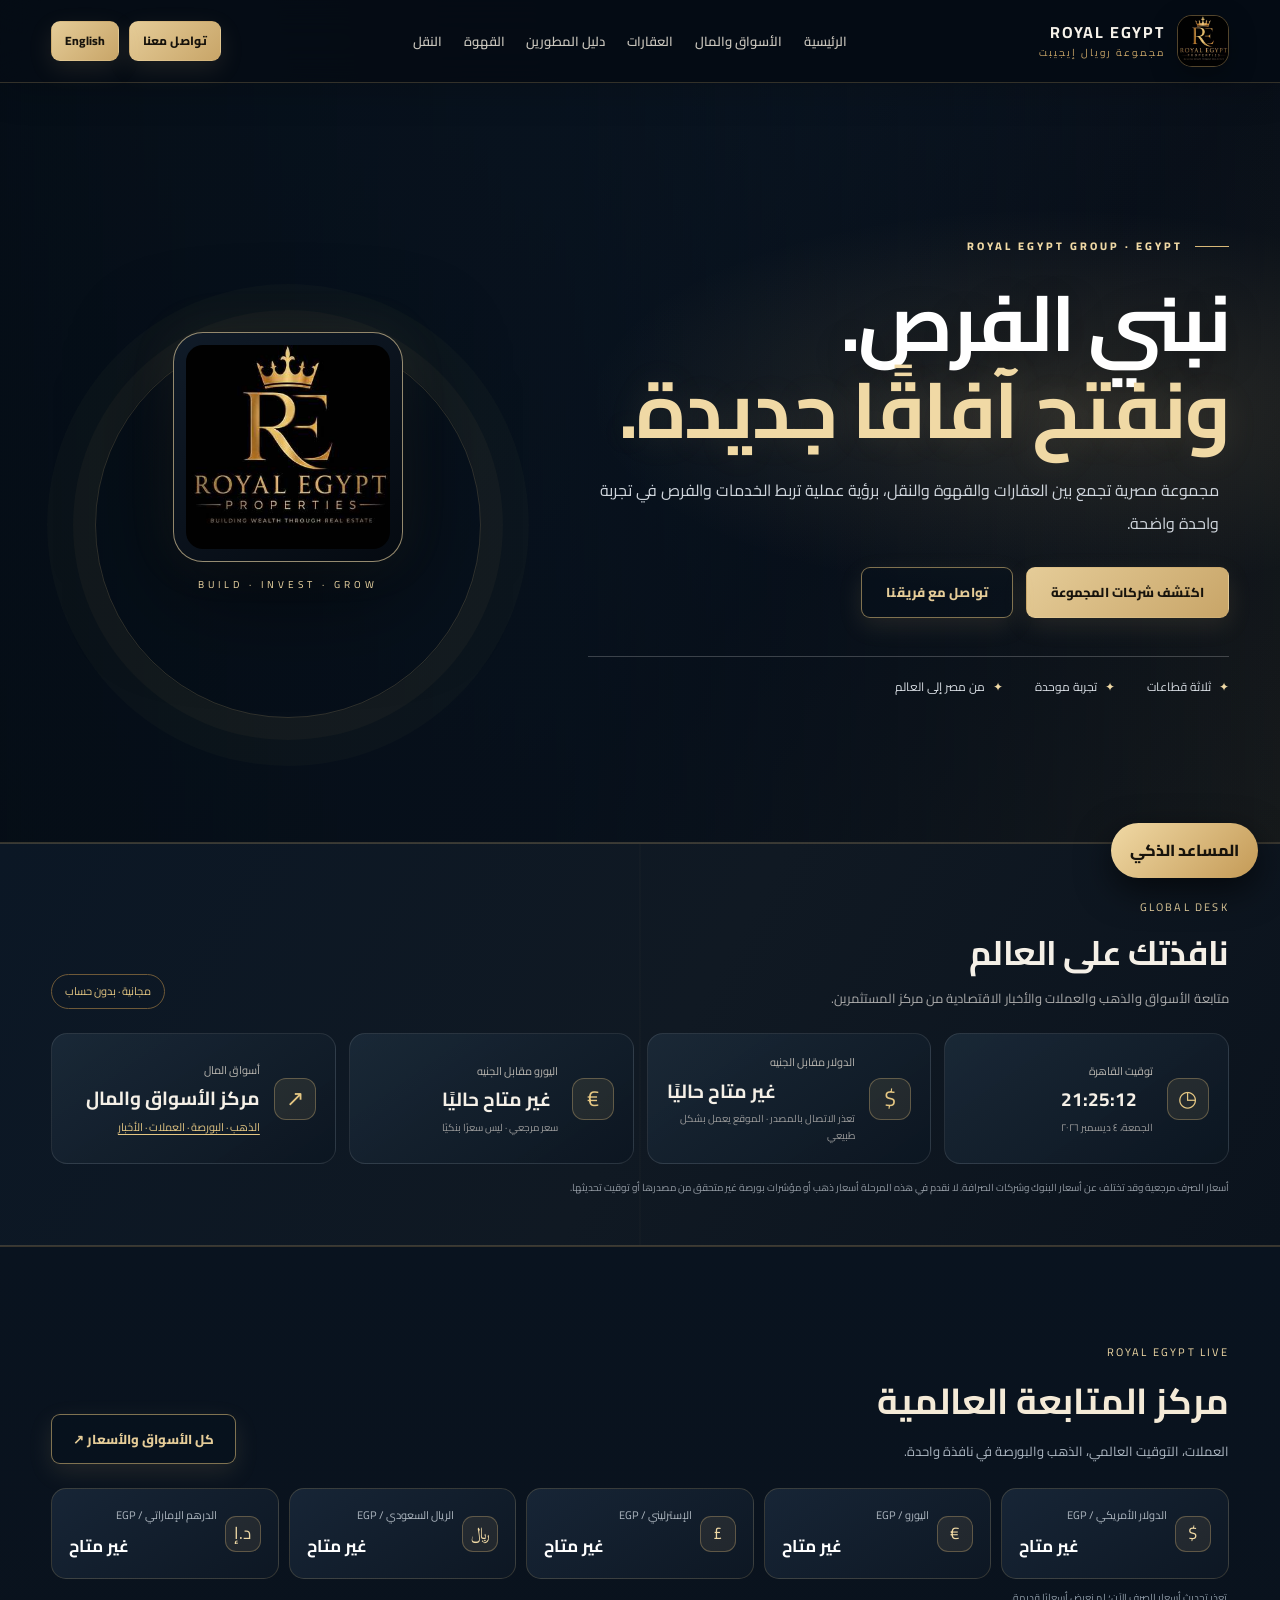
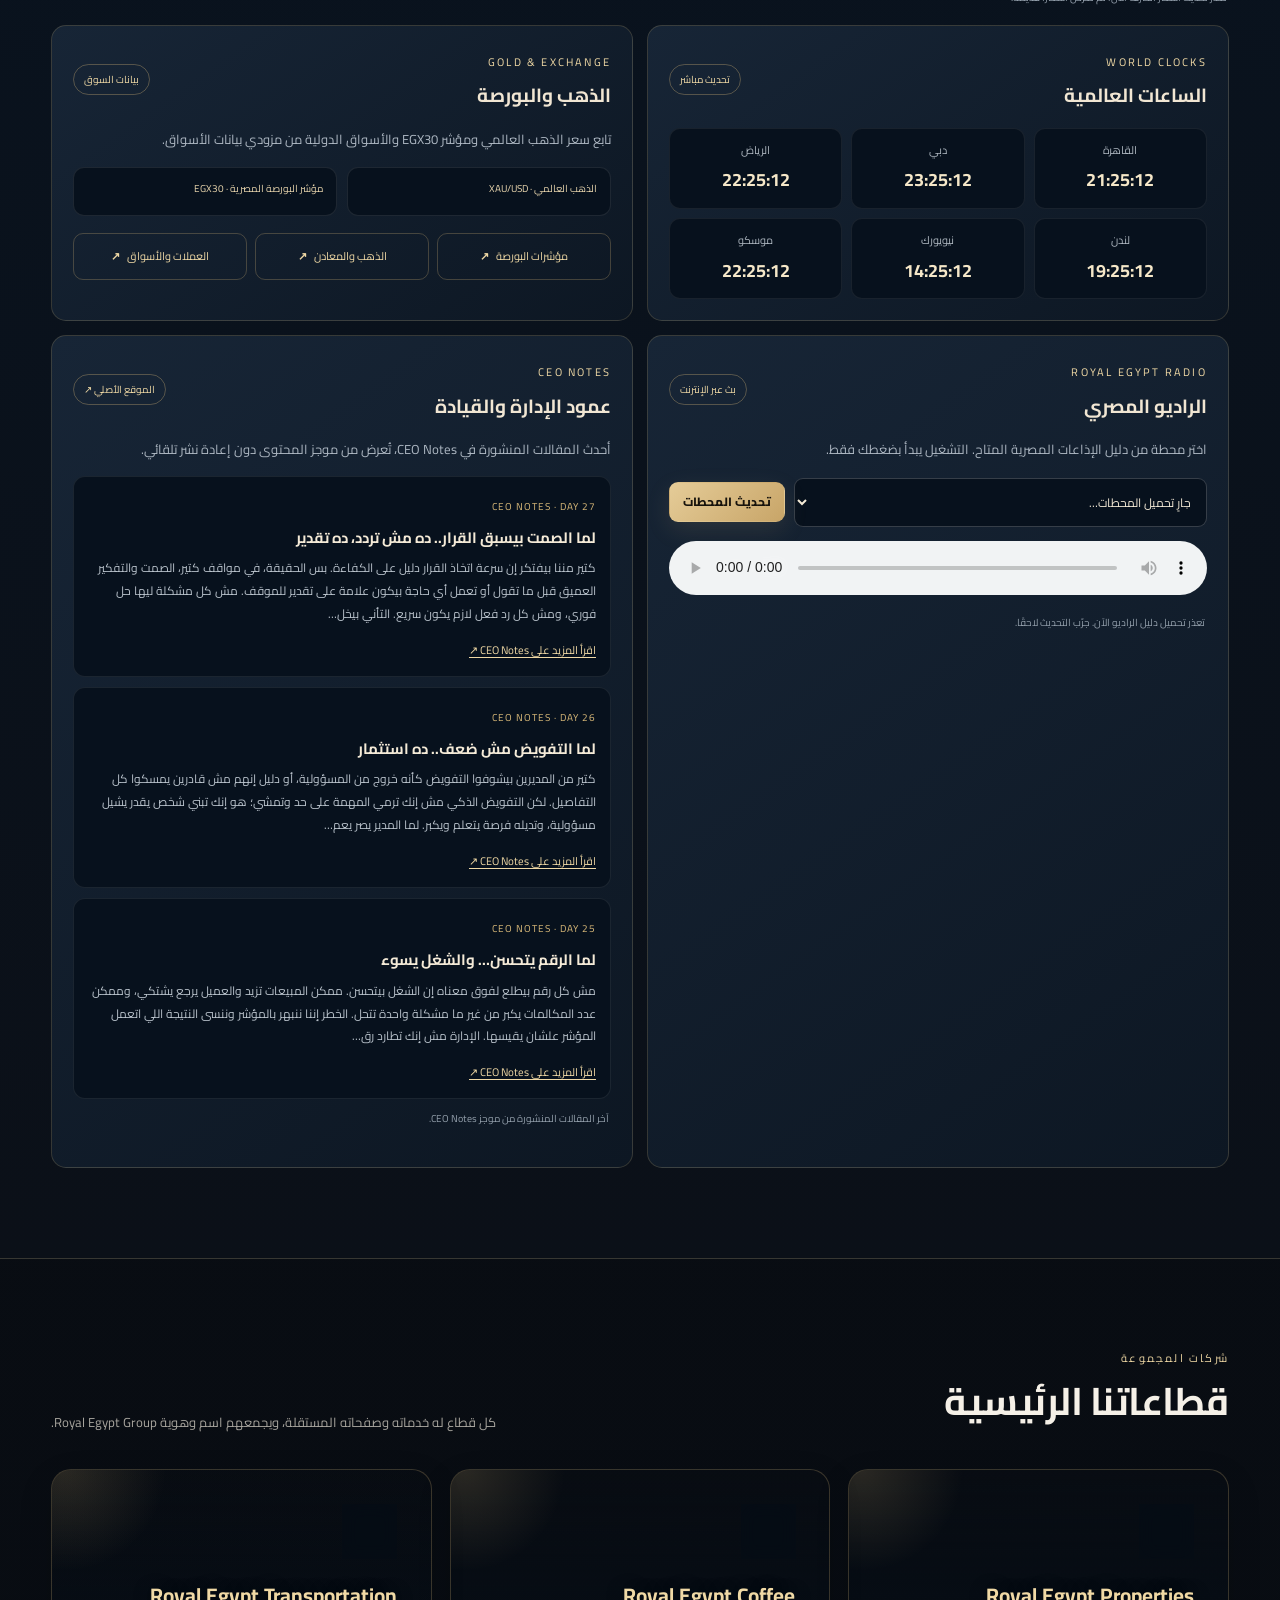
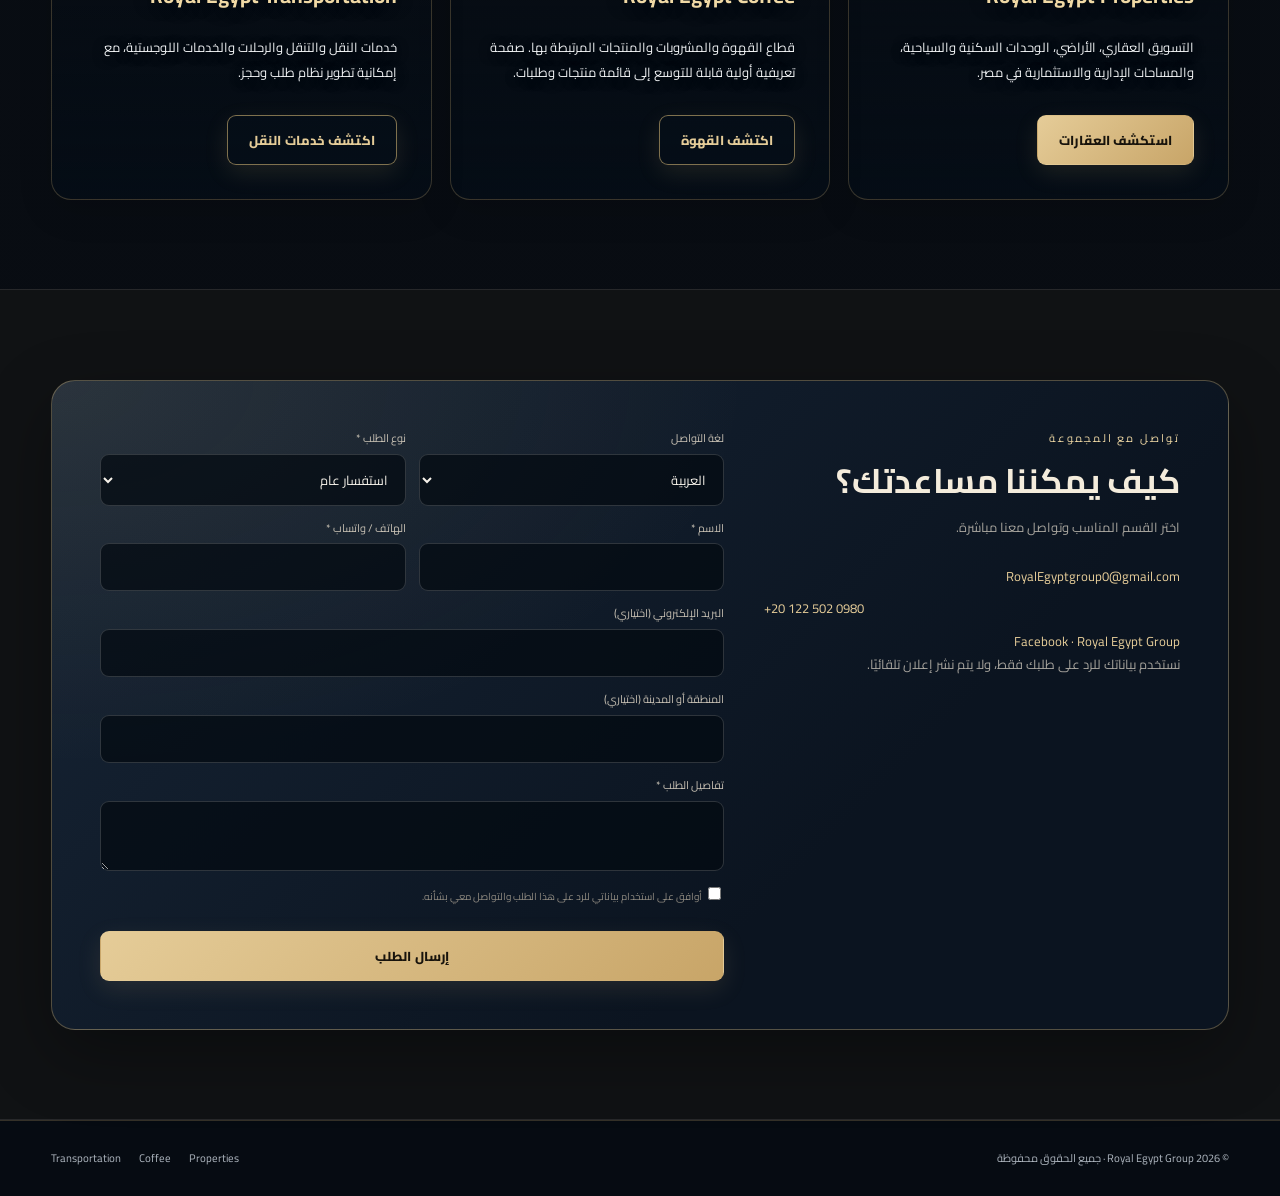
<file: index.html>
<!doctype html>
<html lang="ar" dir="rtl">
<head>
<meta name="google-site-verification" content="Xt-syCjVs8akROnzLH5kdMRfoiI6xeKZ_DUYiWwcZCg" />
<meta name="theme-color" content="#090a0b">
<title>Royal Egypt Group | مجموعة رويال إيجيبت</title>
<meta name="description" content="Royal Egypt Group — مجموعة خدمات تضم العقارات والقهوة والنقل في مصر.">
<link rel="canonical" href="https://royalegyptgroup-vy7.pages.dev/">
<meta property="og:url" content="https://royalegyptgroup-vy7.pages.dev/">
<link rel="icon" href="/royal-logo.jpg" type="image/jpeg">
<meta property="og:title" content="Royal Egypt Group"><meta property="og:description" content="One group. Multiple services. One trusted experience."><meta property="og:image" content="https://royalegyptgroup-vy7.pages.dev/royal-logo.jpg">
<link rel="stylesheet" href="/assets/royal.css"><link rel="stylesheet" href="/assets/brand-artwork.css">
<style>
.group-hero{padding:76px 0 64px;background:radial-gradient(ellipse at 50% 0%,#55401b 0%,#17130d 34%,#090a0b 76%);text-align:center}.group-hero .logo{width:116px;height:116px;object-fit:contain;border-radius:18px;margin:0 auto 22px}.group-hero h1{font-size:clamp(2.3rem,6vw,4.6rem);letter-spacing:.04em;margin:0;color:#e3c27b}.group-hero p{max-width:700px;margin:18px auto 0;color:#ddd;line-height:1.9}.division-grid{display:grid;grid-template-columns:repeat(3,minmax(0,1fr));gap:20px}.division{padding:30px;border:1px solid #4b402b;border-radius:18px;background:linear-gradient(145deg,#191919,#101010);min-height:245px;display:flex;flex-direction:column}.division .symbol{font-size:2.3rem;color:#d6b36a}.division h2{color:#e1c17b;margin:15px 0 8px}.division p{color:#c5c5c5;line-height:1.8;flex:1}.division .btn{align-self:flex-start}@media(max-width:760px){.division-grid{grid-template-columns:1fr}.group-hero{padding:52px 0}}

.group-hero-premium{position:relative;isolation:isolate;overflow:hidden;min-height:560px;display:flex;align-items:center;text-align:initial;padding:78px 0;background:#08111d url('/assets/group-hero.svg') center/cover no-repeat}
.group-hero-shade{position:absolute;inset:0;z-index:-1;background:linear-gradient(90deg,#07111feF 0%,#07111fd9 38%,#07111f40 100%),linear-gradient(0deg,#070d15b8,transparent 48%)}
.group-hero-content{display:grid;grid-template-columns:1.15fr .85fr;align-items:center;gap:50px}
.group-hero-copy{max-width:680px}.group-kicker{color:#e3c27b;letter-spacing:2.5px;font-size:11px;font-weight:800}
.group-hero-premium h1{font-size:clamp(2.6rem,6vw,5.4rem);line-height:1.18;letter-spacing:-1px;color:#fff;margin:22px 0}
.group-hero-premium h1 em{font-style:normal;color:#e5c783}
.group-hero-premium p{max-width:580px;color:#e0e3e7;font-size:16px;line-height:2}
.group-hero-premium .hero-actions{justify-content:flex-start;flex-wrap:wrap;margin-top:28px}
.group-proof{display:flex;gap:22px;flex-wrap:wrap;margin-top:35px;padding-top:20px;border-top:1px solid #ffffff35;color:#e5d5b5;font-size:12px}
.group-proof span:before{content:"✦";color:#d6b36a;margin-inline-end:8px}
.group-hero-mark{justify-self:center;display:grid;justify-items:center;gap:14px}
.group-hero-mark img{width:clamp(120px,17vw,220px);height:clamp(120px,17vw,220px);object-fit:contain;border-radius:24px;border:1px solid #d6b36a70;background:#070a0dcc;box-shadow:0 24px 80px #0008}
.group-hero-mark span{font-size:10px;letter-spacing:3px;color:#f0d69e}
.global-strip{padding:48px 0;background:#0d1219;border-block:1px solid #d6b36a35}
.global-strip-head{display:flex;align-items:end;justify-content:space-between;gap:20px;margin-bottom:24px}
.global-strip-head h2{font-size:clamp(24px,3vw,34px);margin:5px 0;color:#f3ead8}
.global-strip-head p{margin:0;color:#aaa;font-size:13px}
.free-note{border:1px solid #6e5938;color:#e5c783;padding:7px 13px;border-radius:30px;font-size:11px;white-space:nowrap}
.global-grid{display:grid;grid-template-columns:repeat(4,minmax(0,1fr));gap:13px}
.global-card{display:flex;align-items:center;gap:14px;padding:19px;border:1px solid #ffffff18;border-radius:14px;background:linear-gradient(145deg,#171e27,#10161e);min-width:0}
.global-icon{width:42px;height:42px;flex:0 0 42px;border-radius:12px;display:grid;place-items:center;background:#c8a56818;border:1px solid #c8a56855;color:#e5c783;font-size:22px}
.global-card div{display:grid;gap:3px;min-width:0}.global-card small{font-size:11px;color:#b9b6b0}.global-card strong{font-size:19px;color:#fff;direction:ltr;text-align:start;font-variant-numeric:tabular-nums}.global-card span:not(.global-icon){font-size:10px;color:#9b9b9b}
.global-card a{font-size:11px;color:#e5c783;text-decoration:underline;text-underline-offset:3px}
.global-disclaimer{margin:15px 0 0;color:#9299a2;font-size:10px;line-height:1.8}
@media(max-width:850px){.group-hero-content{grid-template-columns:1fr .5fr;gap:20px}.global-grid{grid-template-columns:repeat(2,minmax(0,1fr))}.group-hero-premium{min-height:500px}}
@media(max-width:600px){.group-hero-premium{padding:58px 0;background-position:58% center}.group-hero-shade{background:linear-gradient(90deg,#07111ff2,#07111fcf 72%,#07111f99)}.group-hero-content{grid-template-columns:1fr}.group-hero-mark{display:none}.group-hero-premium h1{font-size:clamp(2.4rem,11vw,3.5rem)}.group-hero-premium p{font-size:14px}.global-strip-head{align-items:flex-start;flex-direction:column}.global-grid{grid-template-columns:1fr 1fr;gap:8px}.global-card{padding:12px;gap:9px}.global-icon{width:34px;height:34px;flex-basis:34px}.global-card strong{font-size:15px}}

</style>
<link rel="stylesheet" href="/assets/premium-experience.css"><link rel="stylesheet" href="/assets/live-desk.css">
<!-- Cloudflare Web Analytics -->
<script type='module' src='https://static.cloudflareinsights.com/beacon.min.js' data-cf-beacon='{"token": "1a7fde740f104fd38d3b68bcf31b417a"}'></script>
<!-- End Cloudflare Web Analytics -->
</head>
<body>
<header class="site-header"><div class="wrap nav">
<a class="brand" href="/" aria-label="Royal Egypt Group"><img src="/royal-logo.jpg" alt="Royal Egypt Group logo"><span class="brand-copy"><strong>ROYAL EGYPT</strong><small>مجموعة رويال إيجيبت</small></span></a>
<nav class="nav-links"><a href="/" data-g-i="home">الرئيسية</a><a href="/markets" data-g-i="markets">الأسواق والمال</a><a href="/properties" data-g-i="properties">العقارات</a><a href="/developers" data-g-i="developers">دليل المطورين</a><a href="/coffee" data-g-i="coffee">القهوة</a><a href="/transportation" data-g-i="transport">النقل</a></nav>
<div class="nav-actions"><a class="btn btn-small" href="#contact" data-g-i="contact">تواصل معنا</a><button class="btn btn-small" id="groupLangBtn" type="button">English</button><button class="menu-btn" type="button" aria-label="فتح القائمة" aria-expanded="false">☰</button></div>
</div></header>
<main>
<section class="group-hero group-hero-premium"><div class="group-hero-shade"></div><div class="wrap group-hero-content"><div class="group-hero-copy"><span class="group-kicker">ROYAL EGYPT GROUP · EGYPT</span><h1><span data-g-i="hero">نبني الفرص.</span><br><em data-g-i="hero2">ونفتح آفاقًا جديدة.</em></h1><p data-g-i="intro">مجموعة مصرية تجمع بين العقارات والقهوة والنقل، برؤية عملية تربط الخدمات والفرص في تجربة واحدة واضحة.</p><div class="hero-actions"><a class="btn" href="#divisions" data-g-i="discover">اكتشف شركات المجموعة</a><a class="btn btn-outline" href="#contact" data-g-i="talk">تواصل مع فريقنا</a></div><div class="group-proof"><span data-g-i="sectors">ثلاثة قطاعات</span><span data-g-i="experience">تجربة موحدة</span><span data-g-i="world">من مصر إلى العالم</span></div></div><div class="group-hero-mark"><img src="/royal-logo.jpg" alt="الشعار الرسمي لمجموعة رويال إيجيبت" loading="eager"><span>BUILD · INVEST · GROW</span></div></div></section>
<section class="global-strip" aria-label="معلومات عالمية"><div class="wrap"><div class="global-strip-head"><div><span class="section-kicker">GLOBAL DESK</span><h2 data-g-i="global">نافذتك على العالم</h2><p data-g-i="globalDesc">متابعة الأسواق والذهب والعملات والأخبار الاقتصادية من مركز المستثمرين.</p></div><span class="free-note" data-g-i="free">مجانية · بدون حساب</span></div><div class="global-grid"><article class="global-card"><span class="global-icon">◷</span><div><small data-g-i="cairo">توقيت القاهرة</small><strong id="cairoClock">--:--:--</strong><span id="cairoDate">جارٍ التحميل</span></div></article><article class="global-card"><span class="global-icon">$</span><div><small data-g-i="usd">الدولار مقابل الجنيه</small><strong id="usdEgp">جارٍ التحديث</strong><span id="fxUpdated">سعر مرجعي · Frankfurter</span></div></article><article class="global-card"><span class="global-icon">€</span><div><small data-g-i="eur">اليورو مقابل الجنيه</small><strong id="eurEgp">جارٍ التحديث</strong><span>سعر مرجعي · ليس سعرًا بنكيًا</span></div></article><article class="global-card global-card-link"><span class="global-icon">↗</span><div><small>أسواق المال</small><strong data-g-i="marketCenter">مركز الأسواق والمال</strong><a href="/markets" data-g-i="marketLink">الذهب · البورصة · العملات · الأخبار</a></div></article></div><p class="global-disclaimer" id="market-note">أسعار الصرف مرجعية وقد تختلف عن أسعار البنوك وشركات الصرافة. لا نقدم في هذه المرحلة أسعار ذهب أو مؤشرات بورصة غير متحقق من مصدرها أو توقيت تحديثها.</p></div></section>

<section class="live-desk-section" id="live-desk">
 <div class="wrap">
  <div class="live-desk-heading"><div><span class="section-kicker">ROYAL EGYPT LIVE</span><h2>مركز المتابعة العالمية</h2><p>العملات، التوقيت العالمي، الذهب والبورصة في نافذة واحدة.</p></div><a class="btn btn-outline" href="/markets">كل الأسواق والأسعار ↗</a></div>
  <div class="live-fx-grid">
   <article class="live-data-card"><span class="live-data-icon">$</span><small>الدولار الأمريكي / EGP</small><strong id="liveUsdEgp">--</strong></article>
   <article class="live-data-card"><span class="live-data-icon">€</span><small>اليورو / EGP</small><strong id="liveEurEgp">--</strong></article>
   <article class="live-data-card"><span class="live-data-icon">£</span><small>الإسترليني / EGP</small><strong id="liveGbpEgp">--</strong></article>
   <article class="live-data-card"><span class="live-data-icon">﷼</span><small>الريال السعودي / EGP</small><strong id="liveSarEgp">--</strong></article>
   <article class="live-data-card"><span class="live-data-icon">د.إ</span><small>الدرهم الإماراتي / EGP</small><strong id="liveAedEgp">--</strong></article>
  </div>
  <p class="live-data-note" id="liveFxNote">جارٍ تحميل أسعار الصرف المرجعية…</p>
  <div class="live-subgrid">
   <article class="live-panel">
    <div class="live-panel-head"><div><span class="section-kicker">WORLD CLOCKS</span><h3>الساعات العالمية</h3></div><span class="live-chip">تحديث مباشر</span></div>
    <div class="live-clock-grid">
     <div><small>القاهرة</small><strong id="worldCairo">--:--:--</strong></div><div><small>دبي</small><strong id="worldDubai">--:--:--</strong></div><div><small>الرياض</small><strong id="worldRiyadh">--:--:--</strong></div><div><small>لندن</small><strong id="worldLondon">--:--:--</strong></div><div><small>نيويورك</small><strong id="worldNewYork">--:--:--</strong></div><div><small>موسكو</small><strong id="worldMoscow">--:--:--</strong></div>
    </div>
   </article>
   <article class="live-panel live-market-panel">
    <div class="live-panel-head"><div><span class="section-kicker">GOLD & EXCHANGE</span><h3>الذهب والبورصة</h3></div><span class="live-chip">بيانات السوق</span></div>
    <p>تابع سعر الذهب العالمي ومؤشر EGX30 والأسواق الدولية من مزودي بيانات الأسواق.</p>
    <div class="live-quote-grid">
 <div class="live-quote-box"><small>الذهب العالمي · XAU/USD</small><div class="tradingview-widget-container"><div class="tradingview-widget-container__widget"></div><script type="text/javascript" src="https://s3.tradingview.com/external-embedding/embed-widget-mini-symbol-overview.js" async>{"symbol":"OANDA:XAUUSD","width":"100%","height":"150","locale":"en","dateRange":"1D","colorTheme":"dark","isTransparent":true,"autosize":true,"chartOnly":false}</script></div></div>
 <div class="live-quote-box"><small>مؤشر البورصة المصرية · EGX30</small><div class="tradingview-widget-container"><div class="tradingview-widget-container__widget"></div><script type="text/javascript" src="https://s3.tradingview.com/external-embedding/embed-widget-mini-symbol-overview.js" async>{"symbol":"EGX:EGX30","width":"100%","height":"150","locale":"en","dateRange":"1D","colorTheme":"dark","isTransparent":true,"autosize":true,"chartOnly":false}</script></div></div>
 </div>
 <div class="live-market-links"><a href="/markets#indices">مؤشرات البورصة <b>↗</b></a><a href="/markets">الذهب والمعادن <b>↗</b></a><a href="/markets">العملات والأسواق <b>↗</b></a></div>
   </article>
  </div>
  <div class="live-subgrid live-media-grid">
   <article class="live-panel radio-panel">
    <div class="live-panel-head"><div><span class="section-kicker">ROYAL EGYPT RADIO</span><h3>الراديو المصري</h3></div><span class="live-chip">بث عبر الإنترنت</span></div>
    <p>اختر محطة من دليل الإذاعات المصرية المتاح. التشغيل يبدأ بضغطك فقط.</p>
    <div class="radio-controls"><select id="radioStations" aria-label="اختر محطة إذاعية"><option>جارٍ تحميل المحطات…</option></select><button class="btn btn-small" id="radioRefresh" type="button">تحديث المحطات</button></div>
    <audio id="radioAudio" controls preload="none" aria-label="مشغل الراديو"></audio>
    <p class="live-data-note" id="radioStatus" role="status">جارٍ الاتصال بدليل المحطات…</p>
   </article>
   <article class="live-panel ceo-notes-panel">
    <div class="live-panel-head"><div><span class="section-kicker">CEO NOTES</span><h3>عمود الإدارة والقيادة</h3></div><a class="live-chip" href="https://ceo-notes.pages.dev/" target="_blank" rel="noopener noreferrer">الموقع الأصلي ↗</a></div>
    <p>أحدث المقالات المنشورة في CEO Notes، تُعرض من موجز المحتوى دون إعادة نشر تلقائي.</p>
    <div id="ceoNotesFeed" class="ceo-notes-feed"><p>جارٍ تحميل أحدث المقالات…</p></div>
    <p class="live-data-note" id="ceoNotesStatus" role="status"></p>
   </article>
  </div>
 </div>
</section>
<section class="section" id="divisions"><div class="wrap"><div class="section-head"><div><div class="section-kicker" data-g-i="divisions">شركات المجموعة</div><h2 data-g-i="mainSectors">قطاعاتنا الرئيسية</h2></div><p>كل قطاع له خدماته وصفحاته المستقلة، ويجمعهم اسم وهوية Royal Egypt Group.</p></div>
<div class="division-grid">
<article class="division"><div class="symbol">⌂</div><h2>Royal Egypt Properties</h2><p data-g-i="propDesc">التسويق العقاري، الأراضي، الوحدات السكنية والسياحية، والمساحات الإدارية والاستثمارية في مصر.</p><a class="btn" href="/properties" data-g-i="exploreProp">استكشف العقارات</a></article>
<article class="division"><div class="symbol">☕</div><h2>Royal Egypt Coffee</h2><p data-g-i="coffeeDesc">قطاع القهوة والمشروبات والمنتجات المرتبطة بها. صفحة تعريفية أولية قابلة للتوسع إلى قائمة منتجات وطلبات.</p><a class="btn btn-outline" href="/coffee" data-g-i="exploreCoffee">اكتشف القهوة</a></article>
<article class="division"><div class="symbol">↗</div><h2>Royal Egypt Transportation</h2><p data-g-i="transportDesc">خدمات النقل والتنقل والرحلات والخدمات اللوجستية، مع إمكانية تطوير نظام طلب وحجز.</p><a class="btn btn-outline" href="/transportation" data-g-i="exploreTransport">اكتشف خدمات النقل</a></article>
</div></div></section>
<section class="section band" id="contact"><div class="wrap"><div class="contact-panel"><div><div class="section-kicker" data-g-i="contactGroup">تواصل مع المجموعة</div><h2 data-g-i="help">كيف يمكننا مساعدتك؟</h2><p data-g-i="choose">أرسل طلبك وسيراجعه فريق Royal Egypt Group.</p><div class="contact-meta"><a href="mailto:RoyalEgyptgroup0@gmail.com">RoyalEgyptgroup0@gmail.com</a><a href="https://wa.me/201225020980" dir="ltr">+20 122 502 0980</a><a href="https://www.facebook.com/share/1GQFFVQSBw/" target="_blank" rel="noopener noreferrer">Facebook · Royal Egypt Group</a></div><p class="form-note" data-contact-i18n="privacy">نستخدم بياناتك للرد على طلبك فقط، ولا يتم نشر إعلان تلقائيًا.</p></div><form id="groupContactForm" class="lead-form" autocomplete="on"><div class="field"><label for="contactLanguage" data-contact-i18n="languageLabel">لغة التواصل</label><select id="contactLanguage" name="language"><option value="ar">العربية</option><option value="en">English</option><option value="ru">Русский</option></select></div><div class="field"><label for="contactRequestType" data-contact-i18n="typeLabel">نوع الطلب *</label><select id="contactRequestType" name="request_type" required><option value="customer" data-contact-i18n="typeCustomer">استفسار عام</option><option value="opportunity" data-contact-i18n="typeOpportunity">أبحث عن عقار</option><option value="listing" data-contact-i18n="typeListing">أرغب في عرض عقار</option></select></div><div class="field"><label for="contactName" data-contact-i18n="nameLabel">الاسم *</label><input id="contactName" name="name" required maxlength="100" autocomplete="name"></div><div class="field"><label for="contactPhone" data-contact-i18n="phoneLabel">الهاتف / واتساب *</label><input id="contactPhone" name="phone" required maxlength="24" inputmode="tel" autocomplete="tel"></div><div class="field full"><label for="contactEmail" data-contact-i18n="emailLabel">البريد الإلكتروني (اختياري)</label><input id="contactEmail" name="email" type="email" maxlength="160" autocomplete="email"></div><div class="field full"><label for="contactLocation" data-contact-i18n="locationLabel">المنطقة أو المدينة (اختياري)</label><input id="contactLocation" name="location" maxlength="180"></div><div class="field full"><label for="contactDetails" data-contact-i18n="detailsLabel">تفاصيل الطلب *</label><textarea id="contactDetails" name="details" required maxlength="3000"></textarea></div><div class="field full" aria-hidden="true" style="position:absolute;left:-10000px;width:1px;height:1px;overflow:hidden"><label for="contactWebsite">Website</label><input id="contactWebsite" name="website" tabindex="-1" autocomplete="off"></div><label class="form-note"><input type="checkbox" name="consent" value="yes" required> <span data-contact-i18n="consent">أوافق على استخدام بياناتي للرد على هذا الطلب والتواصل معي بشأنه.</span></label><p class="form-note" id="groupContactStatus" role="status" aria-live="polite"></p><button class="btn" type="submit" data-contact-i18n="submit">إرسال الطلب</button></form></div></div></section>
</main>
<footer class="site-footer"><div class="wrap footer-row"><span>© <span id="year">2026</span> Royal Egypt Group · جميع الحقوق محفوظة</span><div class="footer-links"><a href="/properties">Properties</a><a href="/coffee">Coffee</a><a href="/transportation">Transportation</a></div></div></footer>
<script>document.getElementById('year').textContent=new Date().getFullYear()</script>
<script>const menuButton=document.querySelector(".menu-btn"),siteNav=document.querySelector(".nav-links");if(menuButton&&siteNav){menuButton.addEventListener("click",()=>{const open=siteNav.classList.toggle("open");menuButton.setAttribute("aria-expanded",String(open));});siteNav.querySelectorAll("a").forEach(link=>link.addEventListener("click",()=>{siteNav.classList.remove("open");menuButton.setAttribute("aria-expanded","false");}));}</script>
<script>
(()=>{"use strict";
const clock=document.getElementById("cairoClock"),date=document.getElementById("cairoDate");
const updateClock=()=>{const now=new Date();if(clock)clock.textContent=new Intl.DateTimeFormat("en-GB",{timeZone:"Africa/Cairo",hour:"2-digit",minute:"2-digit",second:"2-digit",hour12:false}).format(now);if(date)date.textContent=new Intl.DateTimeFormat("ar-EG",{timeZone:"Africa/Cairo",weekday:"long",day:"numeric",month:"long",year:"numeric"}).format(now)};
updateClock();setInterval(updateClock,1000);
const usd=document.getElementById("usdEgp"),eur=document.getElementById("eurEgp"),updated=document.getElementById("fxUpdated");
const loadRates=async()=>{try{const response=await fetch("https://api.frankfurter.dev/v1/latest?base=USD&symbols=EGP,EUR",{headers:{Accept:"application/json"},cache:"no-store"});if(!response.ok)throw new Error("rate service unavailable");const data=await response.json();const usdValue=data.rates?.EGP;if(!usdValue)throw new Error("EGP rate missing");if(usd)usd.textContent="1 USD = "+Number(usdValue).toFixed(2)+" EGP";if(eur){const eurValue=data.rates?.EUR;if(eurValue)eur.textContent="1 EUR = "+(Number(usdValue)/Number(eurValue)).toFixed(2)+" EGP";else eur.textContent="غير متاح"}if(updated)updated.textContent="آخر تاريخ متاح: "+(data.date||"غير محدد")+" · سعر مرجعي"}catch(error){if(usd)usd.textContent="غير متاح حاليًا";if(eur)eur.textContent="غير متاح حاليًا";if(updated)updated.textContent="تعذر الاتصال بالمصدر · الموقع يعمل بشكل طبيعي"}};
loadRates();
})();
</script>
<script src="/assets/live-desk.js" defer></script><script src="/assets/group-languages.js" defer></script><script src="/assets/site-enhancements.js" defer></script><script src="/assets/contact-intake.js" defer></script></body></html>
</file>
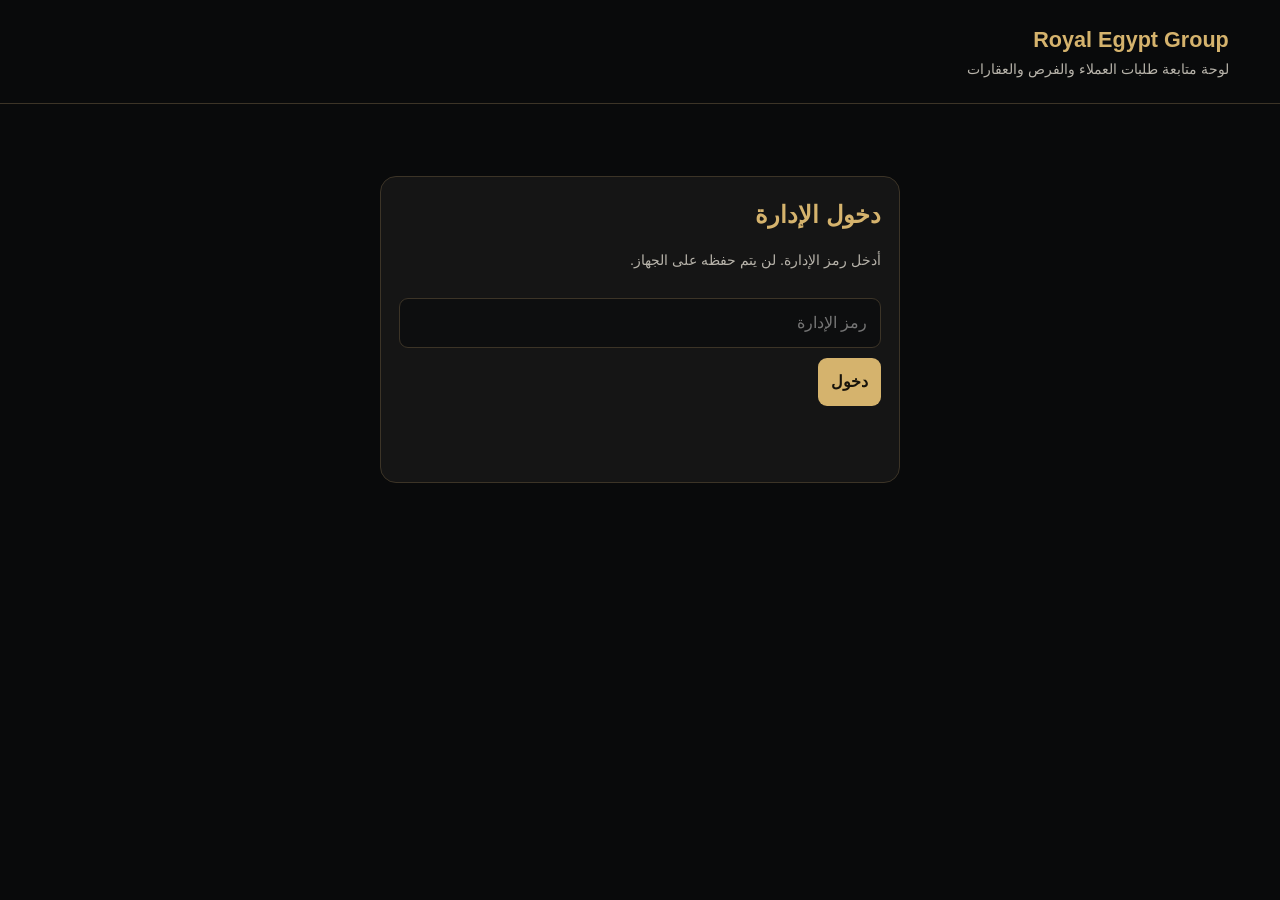
<file: admin-inbox.html>
<!doctype html>
<html lang="ar" dir="rtl">
<head>
<meta charset="utf-8">
<meta name="viewport" content="width=device-width,initial-scale=1">
<meta name="robots" content="noindex,nofollow">
<meta name="theme-color" content="#090a0b">
<title>Royal Egypt | Owner Inbox</title>
<style>
:root{color-scheme:dark;--bg:#090a0b;--panel:#151515;--line:#3c3427;--gold:#d5b36d;--muted:#b7b3aa;--text:#f5f1e8}
*{box-sizing:border-box}body{margin:0;background:var(--bg);color:var(--text);font-family:Tahoma,Arial,sans-serif;line-height:1.65}
header{padding:22px 4vw;border-bottom:1px solid var(--line);display:flex;align-items:center;justify-content:space-between;gap:16px;flex-wrap:wrap}
h1,h2{margin:0;color:var(--gold)}h1{font-size:1.35rem}main{width:min(1200px,92vw);margin:28px auto}
.panel,.item{background:var(--panel);border:1px solid var(--line);border-radius:16px;padding:18px}
.login{max-width:520px;margin:8vh auto}.login h2{margin-bottom:12px}
input,select,button{font:inherit;border-radius:9px;padding:11px 13px;border:1px solid var(--line);background:#0d0e0f;color:var(--text)}
input{width:100%;margin:10px 0}button{cursor:pointer;background:var(--gold);color:#17130b;border:0;font-weight:700}button.secondary{background:#29251d;color:var(--text);border:1px solid var(--line)}button.danger{background:#6c2929;color:white}
#app{display:none}.toolbar{display:flex;gap:10px;align-items:center;flex-wrap:wrap;margin-bottom:18px}
.tabs{display:flex;gap:8px;flex-wrap:wrap;margin:18px 0}.tabs button{background:#24211b;color:var(--text)}.tabs button[aria-pressed=true]{background:var(--gold);color:#17130b}
.stats{display:grid;grid-template-columns:repeat(4,minmax(0,1fr));gap:12px;margin:18px 0}.stat{background:#121212;border:1px solid var(--line);border-radius:12px;padding:14px}.stat strong{display:block;color:var(--gold);font-size:1.5rem}
.list{display:grid;gap:12px}.item h3{margin:0 0 8px;color:var(--gold);font-size:1.08rem}.meta{color:var(--muted);font-size:.9rem;overflow-wrap:anywhere}.detail{white-space:pre-wrap;overflow-wrap:anywhere;margin:10px 0}.actions{display:flex;gap:8px;align-items:center;flex-wrap:wrap;margin-top:12px}.actions select{max-width:180px}.notice{color:var(--muted);min-height:1.6em}.empty{padding:26px;text-align:center;color:var(--muted);border:1px dashed var(--line);border-radius:12px}
@media(max-width:650px){.stats{grid-template-columns:1fr}.actions select{max-width:none;flex:1}}
</style>
</head>
<body>
<header><div><h1>Royal Egypt Group</h1><div class="meta">لوحة متابعة طلبات العملاء والفرص والعقارات</div></div><button id="logout" class="secondary" hidden>تسجيل الخروج</button></header>
<main>
<section id="login" class="panel login"><h2>دخول الإدارة</h2><p class="meta">أدخل رمز الإدارة. لن يتم حفظه على الجهاز.</p><form id="loginForm"><input id="token" type="password" autocomplete="current-password" required placeholder="رمز الإدارة"><button type="submit">دخول</button></form><p id="loginStatus" class="notice" role="status"></p></section>
<section id="app">
<div class="toolbar"><button id="refresh" class="secondary">تحديث البيانات</button><span id="updated" class="meta"></span></div>
<div class="stats">
<div class="stat">العملاء الجدد<strong id="customerCount">0</strong></div>
<div class="stat">الفرص التجارية<strong id="opportunityCount">0</strong></div>
<div class="stat">إعلانات العقارات المعلقة<strong id="pendingCount">0</strong></div>
<div class="stat">الطلبات الواردة<strong id="ordersCount">0</strong></div>
</div>
<nav class="tabs" aria-label="أقسام الطلبات">
<button data-tab="customers" aria-pressed="true">العملاء</button>
<button data-tab="opportunities" aria-pressed="false">الفرص</button>
<button data-tab="listings" aria-pressed="false">العقارات</button>
<button data-tab="orders" aria-pressed="false">الطلبات</button>
</nav>
<p id="appStatus" class="notice" role="status"></p>
<div id="records" class="list"></div>
</section>
</main>
<script>
(()=>{
"use strict";
let adminToken="";
let data={customers:[],opportunities:[],listings:[],orders:[]};
let activeTab="customers";
const $=id=>document.getElementById(id);
function el(tag,cls,text){const n=document.createElement(tag);if(cls)n.className=cls;if(text!==undefined)n.textContent=String(text);return n;}
function authHeaders(){return {"Authorization":"Bearer "+adminToken,"Content-Type":"application/json"};}
async function api(path,options={}){const r=await fetch(path,{...options,headers:{...authHeaders(),...(options.headers||{})},cache:"no-store"});const d=await r.json().catch(()=>({}));if(!r.ok)throw new Error(d.error||"تعذر تنفيذ الطلب");return d;}
$("loginForm").addEventListener("submit",async e=>{e.preventDefault();adminToken=$("token").value.trim();$("loginStatus").textContent="جارٍ التحقق...";try{await load();$("token").value="";$("login").style.display="none";$("app").style.display="block";$("logout").hidden=false;}catch(err){adminToken="";$("loginStatus").textContent=err.message;$("token").value="";}});
$("logout").addEventListener("click",()=>{adminToken="";data={customers:[],opportunities:[],listings:[],orders:[]};$("app").style.display="none";$("login").style.display="block";$("logout").hidden=true;$("records").replaceChildren();});
$("refresh").addEventListener("click",async()=>{try{await load();$("appStatus").textContent="تم تحديث البيانات";}catch(e){$("appStatus").textContent=e.message;}});
document.querySelectorAll("[data-tab]").forEach(b=>b.addEventListener("click",()=>{activeTab=b.dataset.tab;document.querySelectorAll("[data-tab]").forEach(x=>x.setAttribute("aria-pressed",String(x===b)));render();}));
async function load(){const d=await api("/api/admin/inbox");data={customers:d.customers||[],opportunities:d.opportunities||[],listings:d.listings||[],orders:d.orders||[]};$("customerCount").textContent=data.customers.length;$("opportunityCount").textContent=data.opportunities.length;$("pendingCount").textContent=data.listings.filter(x=>x.status==="pending").length;$("ordersCount").textContent=data.orders.length;$("updated").textContent="آخر تحديث: "+new Date(d.generated_at||Date.now()).toLocaleString("ar-EG");render();}
function field(label,value){const p=el("p","detail");p.append(el("strong","",label+": "));p.append(document.createTextNode(value==null||value===""?"—":String(value)));return p;}
function card(title,meta,details){const c=el("article","item");c.append(el("h3","",title||"بدون عنوان"));c.append(el("div","meta",meta||""));if(details)c.append(field("التفاصيل",details));return c;}
function statusControl(type,id,current){const wrap=el("div","actions");const select=el("select");for(const [v,l] of [["new","جديد"],["contacted","تم التواصل"],["qualified","مؤهل"],["closed","مغلق"],["archived","مؤرشف"]]){const o=el("option","",l);o.value=v;o.selected=v===current;select.append(o);}const save=el("button","secondary","حفظ الحالة");save.addEventListener("click",async()=>{save.disabled=true;try{await api("/api/admin/inbox",{method:"PATCH",body:JSON.stringify({type,id,status:select.value})});$("appStatus").textContent="تم تحديث حالة السجل";await load();}catch(e){$("appStatus").textContent=e.message;save.disabled=false;}});wrap.append(select,save);return wrap;}
function render(){const host=$("records");host.replaceChildren();const items=data[activeTab]||[];if(!items.length){host.append(el("div","empty","لا توجد سجلات في هذا القسم حاليًا."));return;}
for(const item of items){
if(activeTab==="customers"){const c=card(item.name,[item.phone,item.email,item.language,item.created_at].filter(Boolean).join(" · "),item.interests||item.notes);c.append(field("المصدر",item.source));c.append(statusControl("customer",item.id,item.status));host.append(c);}
else if(activeTab==="opportunities"){const c=card(item.title,[item.type,item.country,item.status,item.created_at].filter(Boolean).join(" · "),item.details);c.append(field("القيمة التقديرية",item.estimated_value));c.append(statusControl("opportunity",item.id,item.status));host.append(c);}
else if(activeTab==="orders"){const sector=item.order_type==="coffee"?"Royal Egypt Coffee":"Royal Egypt Transportation";const c=card(sector+" — "+(item.customer_name||""),[item.customer_phone,item.customer_email,item.preferred_date,item.preferred_time,item.status,item.created_at].filter(Boolean).join(" · "),item.details);c.append(field("اللغة",item.language));host.append(c);}
else{const c=card(item.title,[item.contact_name,item.contact_phone,item.property_type,item.location,item.status,item.created_at].filter(Boolean).join(" · "),item.description);c.append(field("السعر",item.price));if(item.status==="pending"){const actions=el("div","actions");const approve=el("button","","موافقة ونشر");const reject=el("button","danger","رفض");for(const [button,status] of [[approve,"approved"],[reject,"rejected"]])button.addEventListener("click",async()=>{button.disabled=true;try{await api("/api/admin/listings",{method:"PATCH",body:JSON.stringify({id:item.id,status})});$("appStatus").textContent=status==="approved"?"تمت الموافقة على الإعلان":"تم رفض الإعلان";await load();}catch(e){$("appStatus").textContent=e.message;button.disabled=false;}});actions.append(approve,reject);c.append(actions);}host.append(c);}
}}
})();
</script>
</body>
</html>
</file>
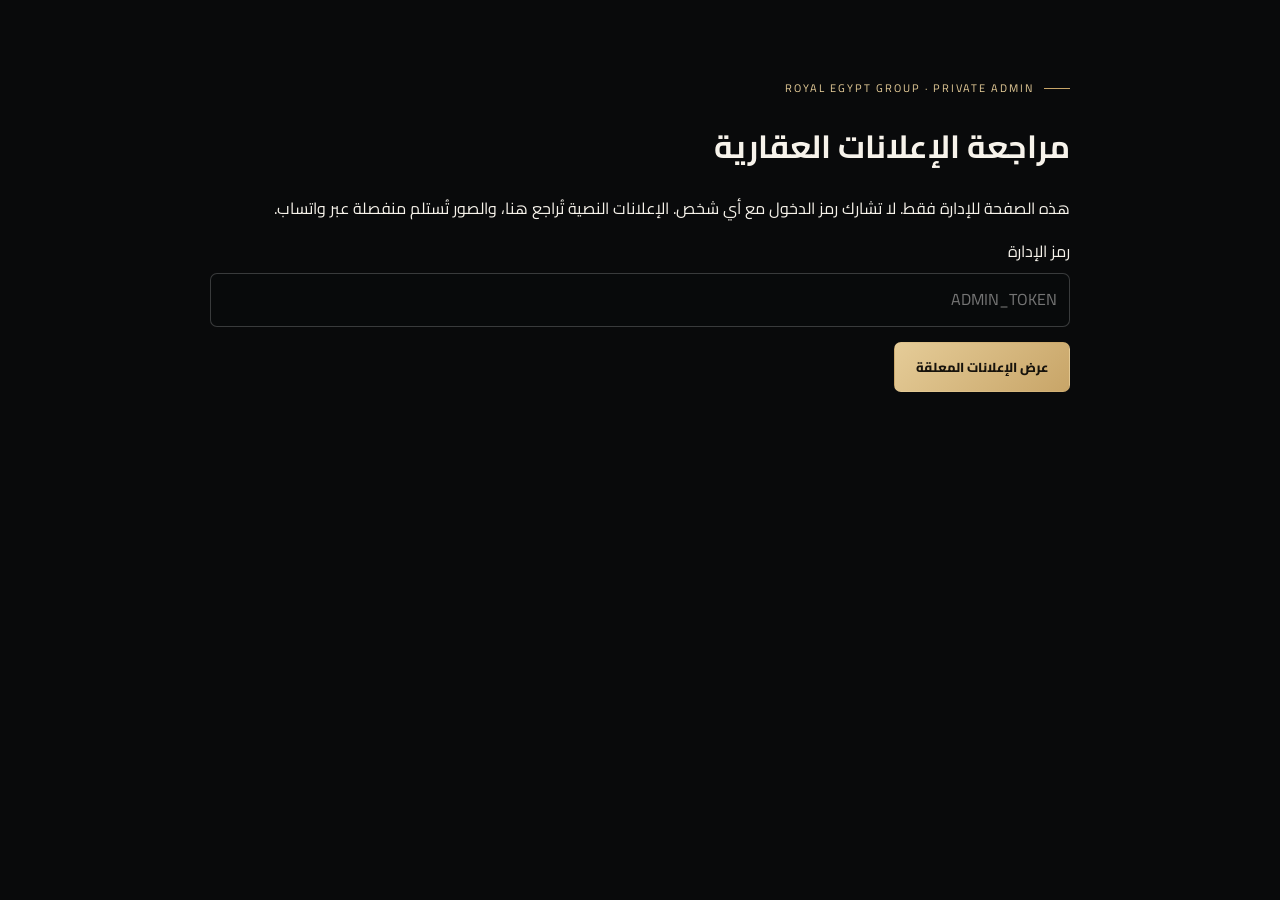
<file: admin-listings.html>
<!doctype html><html lang="ar" dir="rtl"><head><meta charset="utf-8"><meta name="viewport" content="width=device-width,initial-scale=1"><title>مراجعة الإعلانات | Royal Egypt</title><link rel="stylesheet" href="/assets/royal.css"><style>.admin-wrap{max-width:900px;margin:50px auto;padding:20px}.admin-card{background:#151819;border:1px solid #ffffff22;border-radius:14px;padding:20px;margin:15px 0}.admin-card h2{margin-top:0}.admin-card p{color:#bbb;white-space:pre-wrap}.admin-actions{display:flex;gap:10px;flex-wrap:wrap}.admin-actions button{border:0;border-radius:7px;padding:10px 18px;cursor:pointer;font-weight:700}.approve{background:#c8a568}.reject{background:#402626;color:#fff}.admin-input{width:100%;padding:12px;background:#080a0b;color:white;border:1px solid #ffffff33;border-radius:7px;margin:8px 0 15px}</style></head><body><main class="admin-wrap"><div class="eyebrow">ROYAL EGYPT GROUP · PRIVATE ADMIN</div><h1>مراجعة الإعلانات العقارية</h1><p>هذه الصفحة للإدارة فقط. لا تشارك رمز الدخول مع أي شخص. الإعلانات النصية تُراجع هنا، والصور تُستلم منفصلة عبر واتساب.</p><label for="token">رمز الإدارة</label><input class="admin-input" id="token" type="password" autocomplete="current-password" placeholder="ADMIN_TOKEN"><button class="btn" id="load">عرض الإعلانات المعلقة</button><p id="status" role="status"></p><section id="items"></section></main><script>
const token=document.getElementById("token"),status=document.getElementById("status"),items=document.getElementById("items");
async function api(method="GET",body){const r=await fetch("/api/admin/listings",{method,headers:{"authorization":"Bearer "+token.value,"content-type":"application/json"},body:body?JSON.stringify(body):undefined});const d=await r.json();if(!r.ok)throw new Error(d.error||"تعذر إتمام الطلب");return d}
function render(rows){items.replaceChildren();if(!rows.length){status.textContent="لا توجد إعلانات معلقة حاليًا.";return}status.textContent="عدد الإعلانات المعلقة: "+rows.length;for(const x of rows){const card=document.createElement("article");card.className="admin-card";const h=document.createElement("h2");h.textContent=x.title;const p=document.createElement("p");p.textContent=["صاحب الإعلان: "+x.contact_name,"الهاتف: "+x.contact_phone,"النوع: "+x.property_type,"الموقع: "+x.location,"المساحة: "+(x.area_sqm||"غير محددة"),"السعر: "+(x.price||"غير محدد"),"الغرض: "+(x.purpose||""),"التفاصيل: "+x.description,"تاريخ الاستلام: "+x.created_at,"عدد الصور: "+(x.images||[]).length].join("\n");const actions=document.createElement("div");actions.className="admin-actions";for(const [label,value,cls] of [["موافقة ونشر","approved","approve"],["رفض","rejected","reject"]]){const b=document.createElement("button");b.textContent=label;b.className=cls;b.addEventListener("click",async()=>{if(!confirm("تأكيد "+label+" الإعلان؟"))return;try{await api("PATCH",{id:x.id,status:value});await load()}catch(e){status.textContent=e.message}});actions.appendChild(b)}card.append(h,p,actions);items.appendChild(card)}}
async function load(){status.textContent="جارٍ تحميل الإعلانات...";try{const d=await api();render(d.listings||[])}catch(e){status.textContent=e.message;items.replaceChildren()}}
document.getElementById("load").addEventListener("click",load);
</script></body></html>
</file>
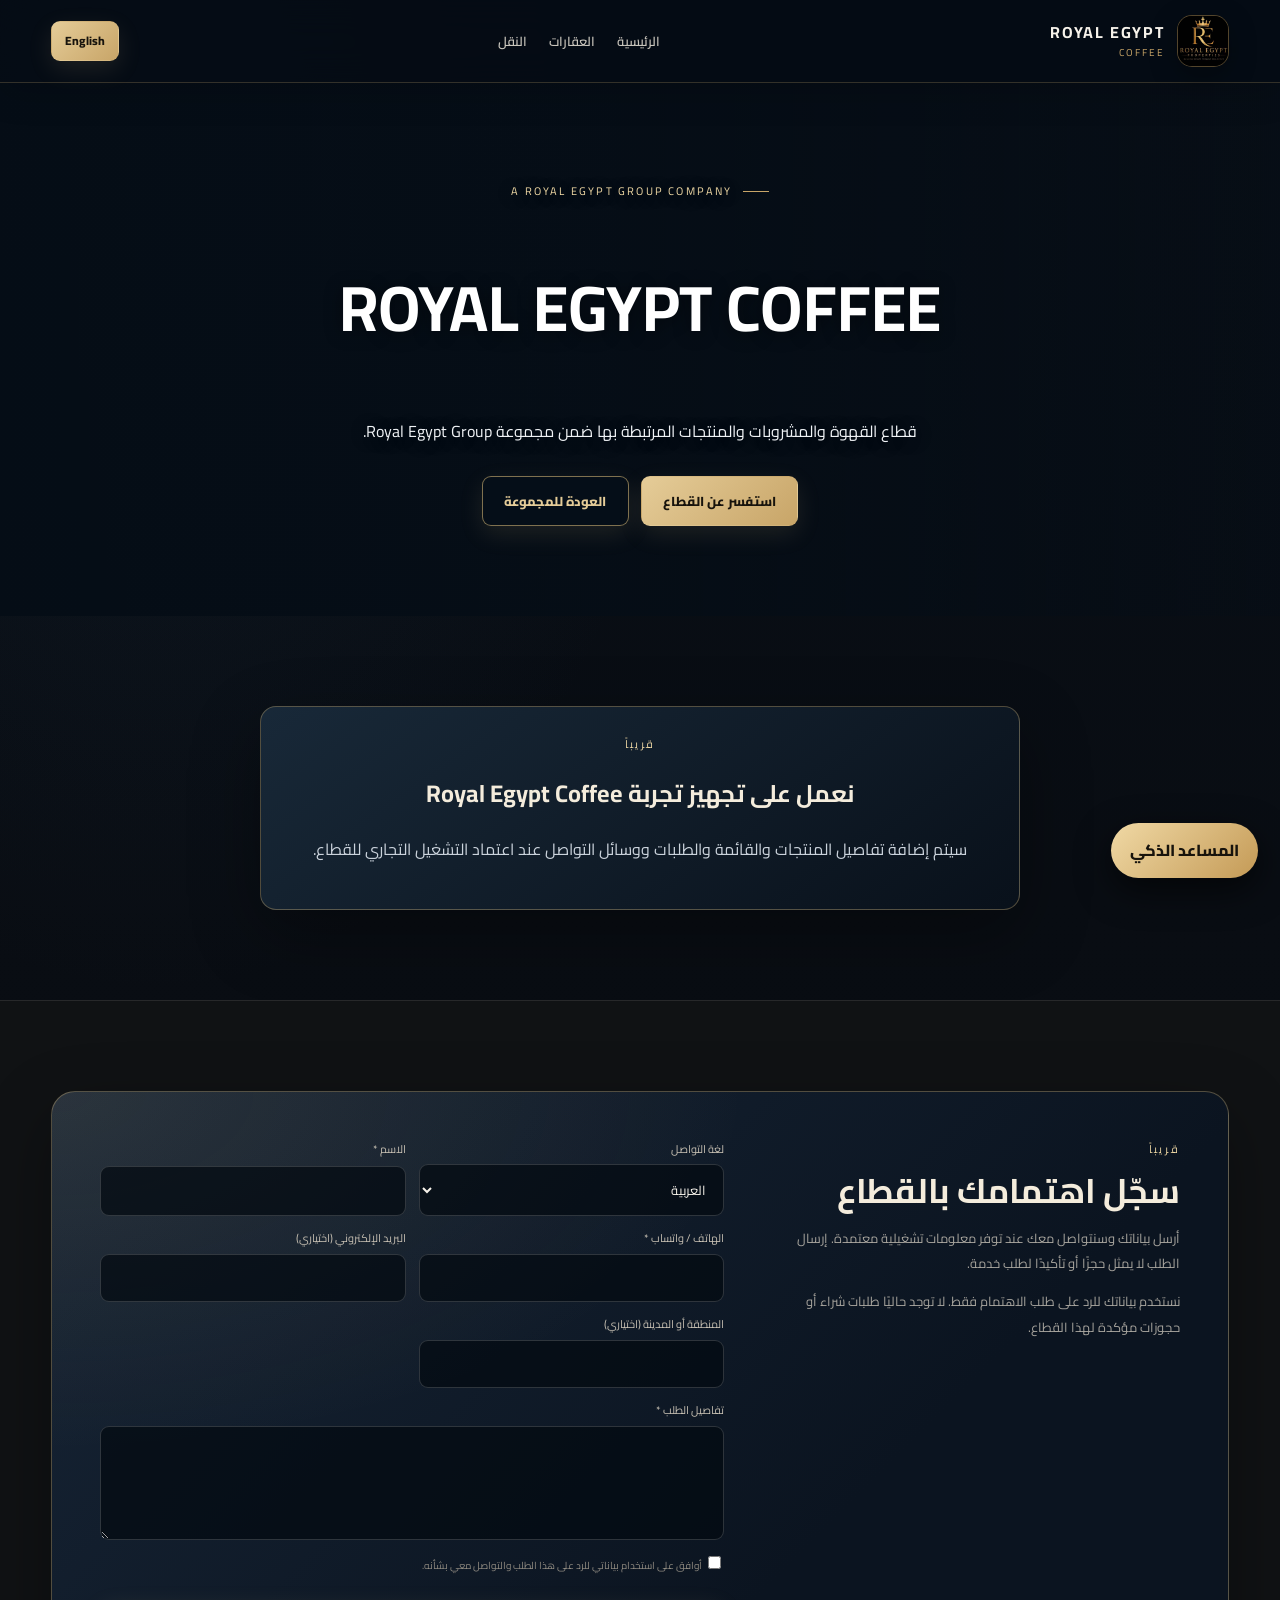
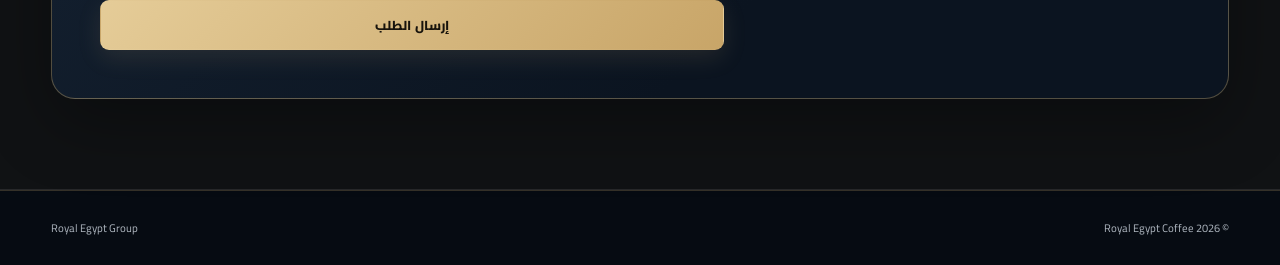
<file: coffee.html>
<!doctype html><html lang="ar" dir="rtl"><head><meta charset="utf-8"><meta name="viewport" content="width=device-width,initial-scale=1"><title>Royal Egypt Coffee</title><meta name="description" content="Royal Egypt Coffee — قطاع القهوة والمشروبات ضمن Royal Egypt Group."><link rel="canonical" href="https://royalegyptgroup-vy7.pages.dev/coffee"><meta property="og:url" content="https://royalegyptgroup-vy7.pages.dev/coffee"><link rel="icon" href="/royal-logo.jpg"><link rel="stylesheet" href="/assets/royal.css">
<link rel="stylesheet" href="/assets/premium-experience.css"><link rel="stylesheet" href="/assets/brand-artwork.css"><style>.branch-hero{padding:90px 0;text-align:center;background:radial-gradient(ellipse at top,#503b1b,#090a0b 70%)}.branch-hero h1{color:#dfbf79;font-size:clamp(2.2rem,6vw,4rem)}.branch-hero p{max-width:680px;margin:18px auto;line-height:1.9;color:#ddd}.coming{border:1px solid #5a492c;border-radius:16px;padding:28px;text-align:center;max-width:760px;margin:auto;background:#151515}</style><!-- Cloudflare Web Analytics -->
<script type='module' src='https://static.cloudflareinsights.com/beacon.min.js' data-cf-beacon='{"token": "1a7fde740f104fd38d3b68bcf31b417a"}'></script>
<!-- End Cloudflare Web Analytics -->
</head><body class="page-coffee"><header class="site-header"><div class="wrap nav"><a class="brand" href="/"><img src="/royal-logo.jpg" alt="الشعار الرسمي لمجموعة Royal Egypt Group" width="52" height="52"><span class="brand-copy"><strong>ROYAL EGYPT</strong><small>COFFEE</small></span></a><nav class="nav-links"><a href="/" data-g-i="home">المجموعة</a><a href="/properties" data-g-i="properties">العقارات</a><a href="/transportation" data-g-i="transport">النقل</a></nav><button class="btn btn-small" id="groupLangBtn" type="button">English</button><button class="menu-btn" type="button" aria-label="فتح القائمة" aria-expanded="false">☰</button></div></header><main><section class="branch-hero"><div class="wrap"><div class="eyebrow">A ROYAL EGYPT GROUP COMPANY</div><h1>ROYAL EGYPT COFFEE</h1><p data-g-i="coffeeIntro">قطاع القهوة والمشروبات والمنتجات المرتبطة بها ضمن مجموعة Royal Egypt Group.</p><div class="hero-actions" style="justify-content:center"><a class="btn" href="https://wa.me/201225020980?text=I%20am%20interested%20in%20Royal%20Egypt%20Coffee" target="_blank" rel="noopener" data-g-i="askCoffee">استفسر عن القطاع</a><a class="btn btn-outline" href="/" data-g-i="back">العودة للمجموعة</a></div></div></section><section class="section"><div class="wrap"><div class="coming"><div class="section-kicker" data-g-i="soon">قريباً</div><h2 data-g-i="coffeeTitle">نعمل على تجهيز تجربة Royal Egypt Coffee</h2><p data-g-i="coffeeSoon">سيتم إضافة تفاصيل المنتجات والقائمة والطلبات ووسائل التواصل عند اعتماد التشغيل التجاري للقطاع.</p></div></div></section><section class="section band" id="interest"><div class="wrap"><div class="contact-panel"><div><div class="section-kicker" data-g-i="soon">قريباً</div><h2 data-contact-i18n="interestTitle">سجّل اهتمامك بالقطاع</h2><p data-contact-i18n="interestIntro">أرسل بياناتك وسنتواصل معك عند توفر معلومات تشغيلية معتمدة. إرسال الطلب لا يمثل حجزًا أو تأكيدًا لطلب خدمة.</p><p class="form-note" data-contact-i18n="interestPrivacy">نستخدم بياناتك للرد على طلب الاهتمام فقط. لا توجد حاليًا طلبات شراء أو حجوزات مؤكدة لهذا القطاع.</p></div><form id="groupContactForm" class="lead-form" data-interest-sector="Royal Egypt Coffee" autocomplete="on"><input type="hidden" name="request_type" value="customer"><div class="field"><label for="contactLanguage" data-contact-i18n="languageLabel">لغة التواصل</label><select id="contactLanguage" name="language"><option value="ar">العربية</option><option value="en">English</option><option value="ru">Русский</option></select></div><div class="field"><label for="contactName" data-contact-i18n="nameLabel">الاسم *</label><input id="contactName" name="name" required maxlength="100" autocomplete="name"></div><div class="field"><label for="contactPhone" data-contact-i18n="phoneLabel">الهاتف / واتساب *</label><input id="contactPhone" name="phone" required maxlength="24" inputmode="tel" autocomplete="tel"></div><div class="field"><label for="contactEmail" data-contact-i18n="emailLabel">البريد الإلكتروني (اختياري)</label><input id="contactEmail" name="email" type="email" maxlength="160" autocomplete="email"></div><div class="field"><label for="contactLocation" data-contact-i18n="locationLabel">المنطقة أو المدينة (اختياري)</label><input id="contactLocation" name="location" maxlength="180"></div><div class="field full"><label for="contactDetails" data-contact-i18n="detailsLabel">تفاصيل الطلب *</label><textarea id="contactDetails" name="details" required maxlength="3000" rows="4"></textarea></div><div class="field full" aria-hidden="true" style="position:absolute;left:-10000px;width:1px;height:1px;overflow:hidden"><label for="contactWebsite">Website</label><input id="contactWebsite" name="website" tabindex="-1" autocomplete="off"></div><label class="form-note"><input type="checkbox" name="consent" value="yes" required> <span data-contact-i18n="consent">أوافق على استخدام بياناتي للرد على هذا الطلب والتواصل معي بشأنه.</span></label><p class="form-note" id="groupContactStatus" role="status" aria-live="polite"></p><button class="btn" type="submit" data-contact-i18n="submit">إرسال الطلب</button></form></div></div></section></main><footer class="site-footer"><div class="wrap footer-row"><span>© 2026 Royal Egypt Coffee</span><a href="/">Royal Egypt Group</a></div></footer><script>const menuButton=document.querySelector(".menu-btn"),siteNav=document.querySelector(".nav-links");if(menuButton&&siteNav){menuButton.addEventListener("click",()=>{const open=siteNav.classList.toggle("open");menuButton.setAttribute("aria-expanded",String(open));});siteNav.querySelectorAll("a").forEach(link=>link.addEventListener("click",()=>{siteNav.classList.remove("open");menuButton.setAttribute("aria-expanded","false");}));}</script><script src="/assets/group-languages.js" defer></script><script src="/assets/site-enhancements.js" defer></script><script src="/assets/contact-intake.js" defer></script></body></html>
</file>
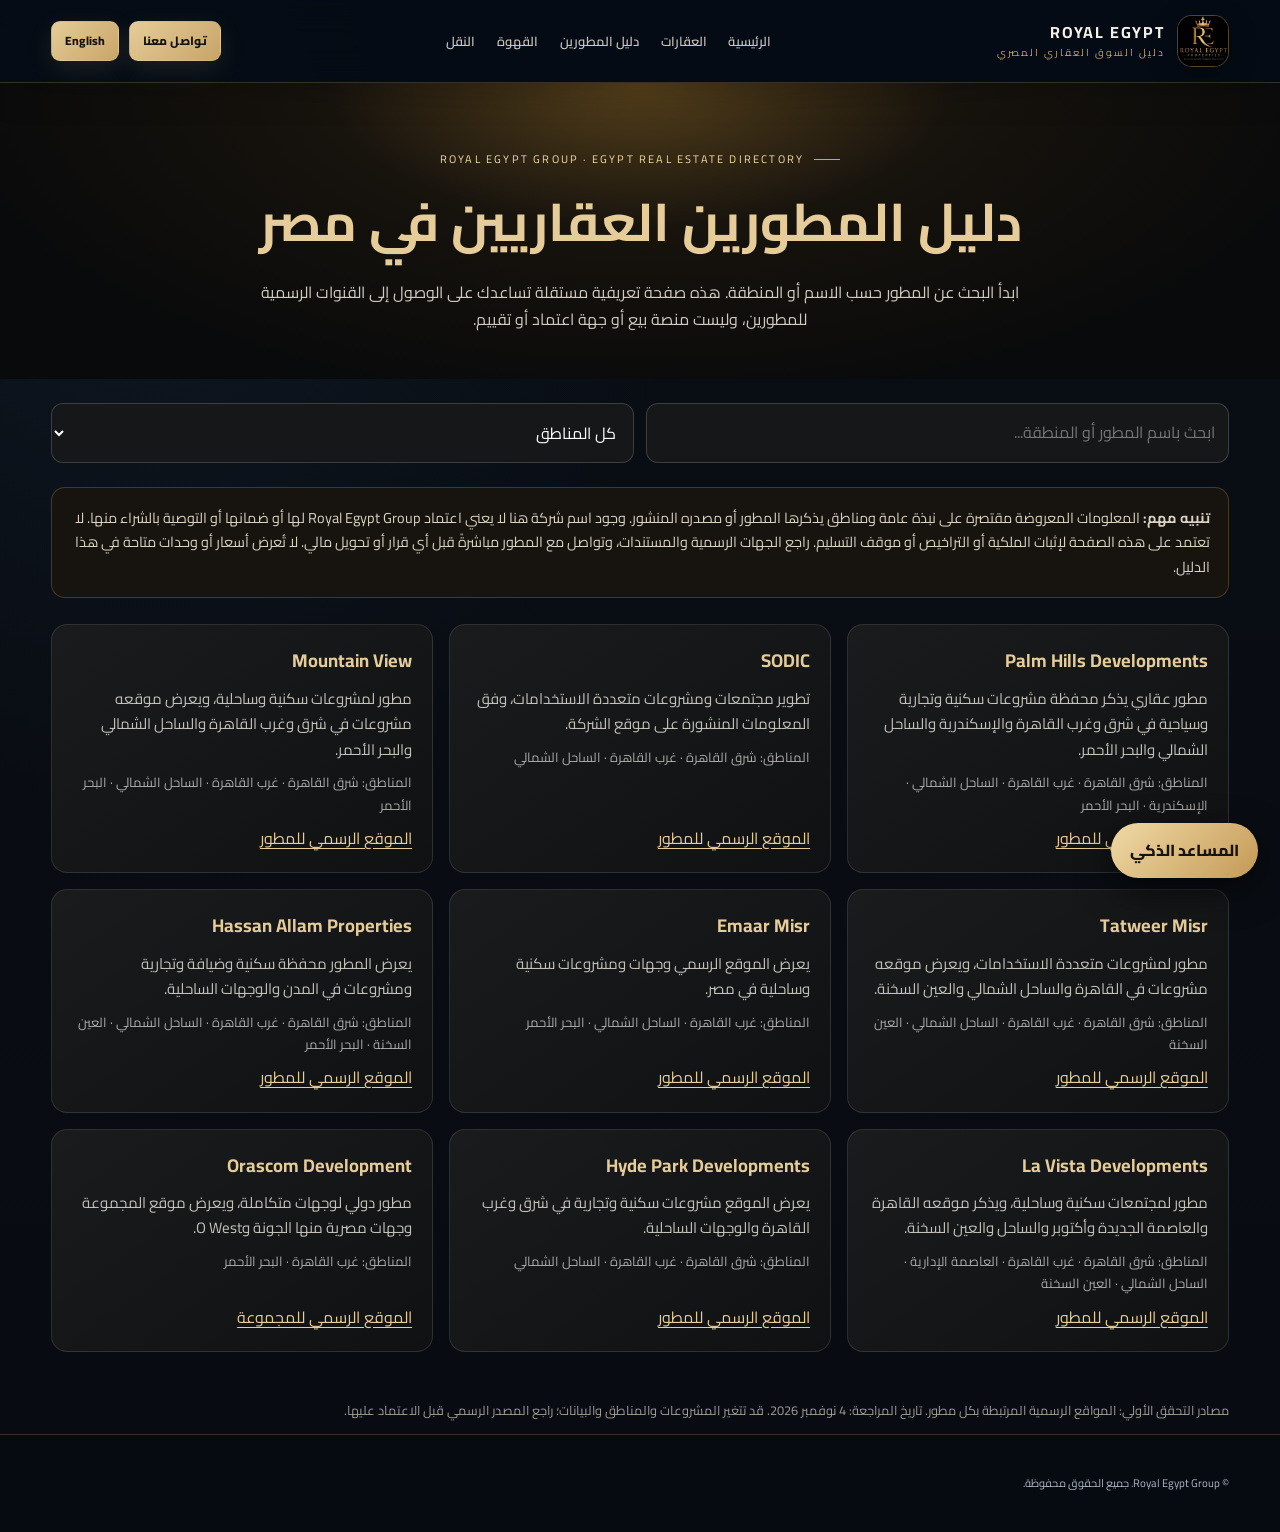
<file: developers.html>
<!doctype html>
<html lang="ar" dir="rtl">
<head>
<meta charset="utf-8"><meta name="viewport" content="width=device-width,initial-scale=1">
<meta name="theme-color" content="#090a0b">
<title>دليل المطورين العقاريين في مصر | Royal Egypt Group</title>
<meta name="description" content="دليل تعريفي للمطورين العقاريين في مصر، مع روابط مواقعهم الرسمية ومناطق مشروعاتهم ومصادر المعلومات.">
<link rel="canonical" href="https://royalegyptgroup-vy7.pages.dev/developers">
<link rel="icon" href="/royal-logo.jpg" type="image/jpeg">
<link rel="stylesheet" href="/assets/royal.css">
<link rel="stylesheet" href="/assets/premium-experience.css"><link rel="stylesheet" href="/assets/brand-artwork.css">
<style>
.directory-hero{padding:58px 0 34px;background:radial-gradient(ellipse at 50% 0%,#55401b 0%,#17130d 35%,#090a0b 78%);text-align:center}
.directory-hero h1{color:#e5cc98;font-size:clamp(2rem,5vw,3.3rem);margin:8px 0}
.directory-hero p{max-width:780px;margin:12px auto;color:#d0cbc0}
.directory-tools{display:flex;gap:12px;flex-wrap:wrap;margin:24px 0}
.directory-tools input,.directory-tools select{background:#151719;color:#fff;border:1px solid #ffffff2b;border-radius:12px;padding:13px;min-width:180px;flex:1}
.dev-grid{display:grid;grid-template-columns:repeat(3,minmax(0,1fr));gap:16px;padding-bottom:36px}
.dev-card{background:linear-gradient(145deg,#191b1d,#101112);border:1px solid #ffffff1c;border-radius:16px;padding:20px;display:flex;flex-direction:column;gap:9px;min-height:190px}
.dev-card h2{font-size:1.15rem;color:#e5cc98;margin:0}
.dev-card p{color:#c4c1b9;margin:0;font-size:.94rem}
.dev-meta{font-size:.82rem;color:#aaa}
.dev-card a{color:#e5cc98;text-decoration:underline;text-underline-offset:4px;align-self:flex-start;margin-top:auto}
.notice{border:1px solid #8c713b66;background:#17140f;border-radius:14px;padding:18px;margin:10px 0 26px;color:#d9d1c1;font-size:.9rem}
.source-note{font-size:.8rem;color:#9f9c95;margin-top:12px}
@media(max-width:850px){.dev-grid{grid-template-columns:repeat(2,minmax(0,1fr))}}
@media(max-width:560px){.dev-grid{grid-template-columns:1fr}.directory-hero{padding:42px 0 24px}}
</style>
<!-- Cloudflare Web Analytics -->
<script type='module' src='https://static.cloudflareinsights.com/beacon.min.js' data-cf-beacon='{"token": "1a7fde740f104fd38d3b68bcf31b417a"}'></script>
<!-- End Cloudflare Web Analytics -->
</head>
<body>
<header class="site-header"><div class="wrap nav">
<a class="brand" href="/"><img src="/royal-logo.jpg" alt="الشعار الرسمي لمجموعة Royal Egypt Group" width="52" height="52"><span class="brand-copy"><strong>ROYAL EGYPT</strong><small>دليل السوق العقاري المصري</small></span></a>
<nav class="nav-links"><a href="/" data-g-i="home">المجموعة</a><a href="/properties" data-g-i="properties">العقارات</a><a href="/developers" data-g-i="developers">دليل المطورين</a><a href="/coffee" data-g-i="coffee">القهوة</a><a href="/transportation" data-g-i="transport">النقل</a></nav>
<div class="nav-actions"><a class="btn btn-small" href="/#contact" data-g-i="contact">تواصل معنا</a><button class="btn btn-small" id="groupLangBtn" type="button">English</button><button class="menu-btn" type="button" aria-label="فتح القائمة" aria-expanded="false">☰</button></div>
</div></header>
<main>
<section class="directory-hero"><div class="wrap">
<div class="eyebrow">ROYAL EGYPT GROUP · EGYPT REAL ESTATE DIRECTORY</div>
<h1 data-g-i="directoryTitle">دليل المطورين العقاريين في مصر</h1>
<p data-g-i="directoryIntro">ابدأ البحث عن المطور حسب الاسم أو المنطقة. هذه صفحة تعريفية مستقلة تساعدك على الوصول إلى القنوات الرسمية للمطورين، وليست منصة بيع أو جهة اعتماد أو تقييم.</p>
</div></section>
<section class="wrap">
<div class="directory-tools">
<input id="devSearch" type="search" placeholder="ابحث باسم المطور أو المنطقة..." data-g-placeholder="searchPlaceholder" aria-label="بحث">
<select id="areaFilter" aria-label="تصفية حسب المنطقة"><option value="" data-g-i="allAreas">كل المناطق</option><option value="شرق القاهرة" data-g-i="east">شرق القاهرة</option><option value="غرب القاهرة" data-g-i="west">غرب القاهرة</option><option value="الساحل الشمالي" data-g-i="north">الساحل الشمالي</option><option value="العين السخنة" data-g-i="sokhna">العين السخنة</option><option value="البحر الأحمر" data-g-i="redsea">البحر الأحمر</option><option value="العاصمة الإدارية" data-g-i="capital">العاصمة الإدارية</option></select>
</div>
<div class="notice"><strong data-g-i="warningTitle">تنبيه مهم:</strong> <span data-g-i="warning">المعلومات المعروضة مقتصرة على نبذة عامة ومناطق يذكرها المطور أو مصدره المنشور. وجود اسم شركة هنا لا يعني اعتماد Royal Egypt Group لها أو ضمانها أو التوصية بالشراء منها. لا تعتمد على هذه الصفحة لإثبات الملكية أو التراخيص أو موقف التسليم. راجع الجهات الرسمية والمستندات، وتواصل مع المطور مباشرةً قبل أي قرار أو تحويل مالي. لا تُعرض أسعار أو وحدات متاحة في هذا الدليل.</span></div>
<div class="dev-grid" id="devGrid">
<article class="dev-card" data-area="شرق القاهرة غرب القاهرة الساحل الشمالي"><h2>Palm Hills Developments</h2><p data-g-i="dev1">مطور عقاري يذكر محفظة مشروعات سكنية وتجارية وسياحية في شرق وغرب القاهرة والإسكندرية والساحل الشمالي والبحر الأحمر.</p><div class="dev-meta"><span data-g-i="areas">المناطق:</span> <span data-g-i="devarea1">شرق القاهرة · غرب القاهرة · الساحل الشمالي · الإسكندرية · البحر الأحمر</span></div><a href="https://www.palmhills-group.com/" target="_blank" rel="noopener noreferrer" data-g-i="official">الموقع الرسمي للمطور</a></article>
<article class="dev-card" data-area="شرق القاهرة غرب القاهرة الساحل الشمالي"><h2>SODIC</h2><p data-g-i="dev2">تطوير مجتمعات ومشروعات متعددة الاستخدامات، وفق المعلومات المنشورة على موقع الشركة.</p><div class="dev-meta"><span data-g-i="areas">المناطق:</span> <span data-g-i="devarea2">شرق القاهرة · غرب القاهرة · الساحل الشمالي</span></div><a href="https://www.sodic.com/" target="_blank" rel="noopener noreferrer" data-g-i="official">الموقع الرسمي للمطور</a></article>
<article class="dev-card" data-area="شرق القاهرة غرب القاهرة الساحل الشمالي البحر الأحمر العين السخنة"><h2>Mountain View</h2><p data-g-i="dev3">مطور لمشروعات سكنية وساحلية، ويعرض موقعه مشروعات في شرق وغرب القاهرة والساحل الشمالي والبحر الأحمر.</p><div class="dev-meta"><span data-g-i="areas">المناطق:</span> <span data-g-i="devarea3">شرق القاهرة · غرب القاهرة · الساحل الشمالي · البحر الأحمر</span></div><a href="https://www.mountainviewegypt.com/" target="_blank" rel="noopener noreferrer" data-g-i="official">الموقع الرسمي للمطور</a></article>
<article class="dev-card" data-area="شرق القاهرة غرب القاهرة الساحل الشمالي العين السخنة"><h2>Tatweer Misr</h2><p data-g-i="dev4">مطور لمشروعات متعددة الاستخدامات، ويعرض موقعه مشروعات في القاهرة والساحل الشمالي والعين السخنة.</p><div class="dev-meta"><span data-g-i="areas">المناطق:</span> <span data-g-i="devarea4">شرق القاهرة · غرب القاهرة · الساحل الشمالي · العين السخنة</span></div><a href="https://www.tatwermisr.com/" target="_blank" rel="noopener noreferrer" data-g-i="official">الموقع الرسمي للمطور</a></article>
<article class="dev-card" data-area="غرب القاهرة الساحل الشمالي البحر الأحمر"><h2>Emaar Misr</h2><p data-g-i="dev5">يعرض الموقع الرسمي وجهات ومشروعات سكنية وساحلية في مصر.</p><div class="dev-meta"><span data-g-i="areas">المناطق:</span> <span data-g-i="devarea5">غرب القاهرة · الساحل الشمالي · البحر الأحمر</span></div><a href="https://www.emaarmisr.com/" target="_blank" rel="noopener noreferrer" data-g-i="official">الموقع الرسمي للمطور</a></article>
<article class="dev-card" data-area="شرق القاهرة غرب القاهرة الساحل الشمالي العين السخنة البحر الأحمر"><h2>Hassan Allam Properties</h2><p data-g-i="dev6">يعرض المطور محفظة سكنية وضيافة وتجارية ومشروعات في المدن والوجهات الساحلية.</p><div class="dev-meta"><span data-g-i="areas">المناطق:</span> <span data-g-i="devarea6">شرق القاهرة · غرب القاهرة · الساحل الشمالي · العين السخنة · البحر الأحمر</span></div><a href="https://www.hap.com.eg/" target="_blank" rel="noopener noreferrer" data-g-i="official">الموقع الرسمي للمطور</a></article>
<article class="dev-card" data-area="شرق القاهرة غرب القاهرة الساحل الشمالي العين السخنة"><h2>La Vista Developments</h2><p data-g-i="dev7">مطور لمجتمعات سكنية وساحلية، ويذكر موقعه القاهرة والعاصمة الجديدة وأكتوبر والساحل والعين السخنة.</p><div class="dev-meta"><span data-g-i="areas">المناطق:</span> <span data-g-i="devarea7">شرق القاهرة · غرب القاهرة · العاصمة الإدارية · الساحل الشمالي · العين السخنة</span></div><a href="https://www.la-vista-development.com/" target="_blank" rel="noopener noreferrer" data-g-i="official">الموقع الرسمي للمطور</a></article>
<article class="dev-card" data-area="شرق القاهرة غرب القاهرة الساحل الشمالي"><h2>Hyde Park Developments</h2><p data-g-i="dev8">يعرض الموقع مشروعات سكنية وتجارية في شرق وغرب القاهرة والوجهات الساحلية.</p><div class="dev-meta"><span data-g-i="areas">المناطق:</span> <span data-g-i="devarea8">شرق القاهرة · غرب القاهرة · الساحل الشمالي</span></div><a href="https://www.hydeparkdevelopmentsegypt.com/" target="_blank" rel="noopener noreferrer" data-g-i="official">الموقع الرسمي للمطور</a></article>
<article class="dev-card" data-area="غرب القاهرة البحر الأحمر"><h2>Orascom Development</h2><p data-g-i="dev9">مطور دولي لوجهات متكاملة، ويعرض موقع المجموعة وجهات مصرية منها الجونة وO West.</p><div class="dev-meta"><span data-g-i="areas">المناطق:</span> <span data-g-i="devarea9">غرب القاهرة · البحر الأحمر</span></div><a href="https://www.orascomdh.com/" target="_blank" rel="noopener noreferrer">الموقع الرسمي للمجموعة</a></article>
</div>
<p id="emptyState" hidden data-g-i="empty">لا توجد نتائج مطابقة. جرّب اسمًا أو منطقة أخرى.</p>
<p class="source-note" data-g-i="source">مصادر التحقق الأولي: المواقع الرسمية المرتبطة بكل مطور. تاريخ المراجعة: 4 نوفمبر 2026. قد تتغير المشروعات والمناطق والبيانات؛ راجع المصدر الرسمي قبل الاعتماد عليها.</p>
</section>
</main>
<footer class="site-footer"><div class="wrap"><p>© Royal Egypt Group. جميع الحقوق محفوظة.</p></div></footer>
<script>
(()=>{const q=document.getElementById('devSearch'),a=document.getElementById('areaFilter'),cards=[...document.querySelectorAll('.dev-card')],empty=document.getElementById('emptyState');function filter(){const term=q.value.trim().toLowerCase(),area=a.value;let n=0;cards.forEach(c=>{const ok=(!term||c.textContent.toLowerCase().includes(term))&&(!area||c.dataset.area.includes(area));c.hidden=!ok;if(ok)n++});empty.hidden=n>0}q.addEventListener('input',filter);a.addEventListener('change',filter);const menu=document.querySelector('.menu-btn'),nav=document.querySelector('.nav-links');if(menu&&nav)menu.addEventListener('click',()=>{const open=nav.classList.toggle('open');menu.setAttribute('aria-expanded',String(open))})})();
</script>
<script src="/assets/group-languages.js" defer></script><script src="/assets/site-enhancements.js" defer></script></body></html>
</file>
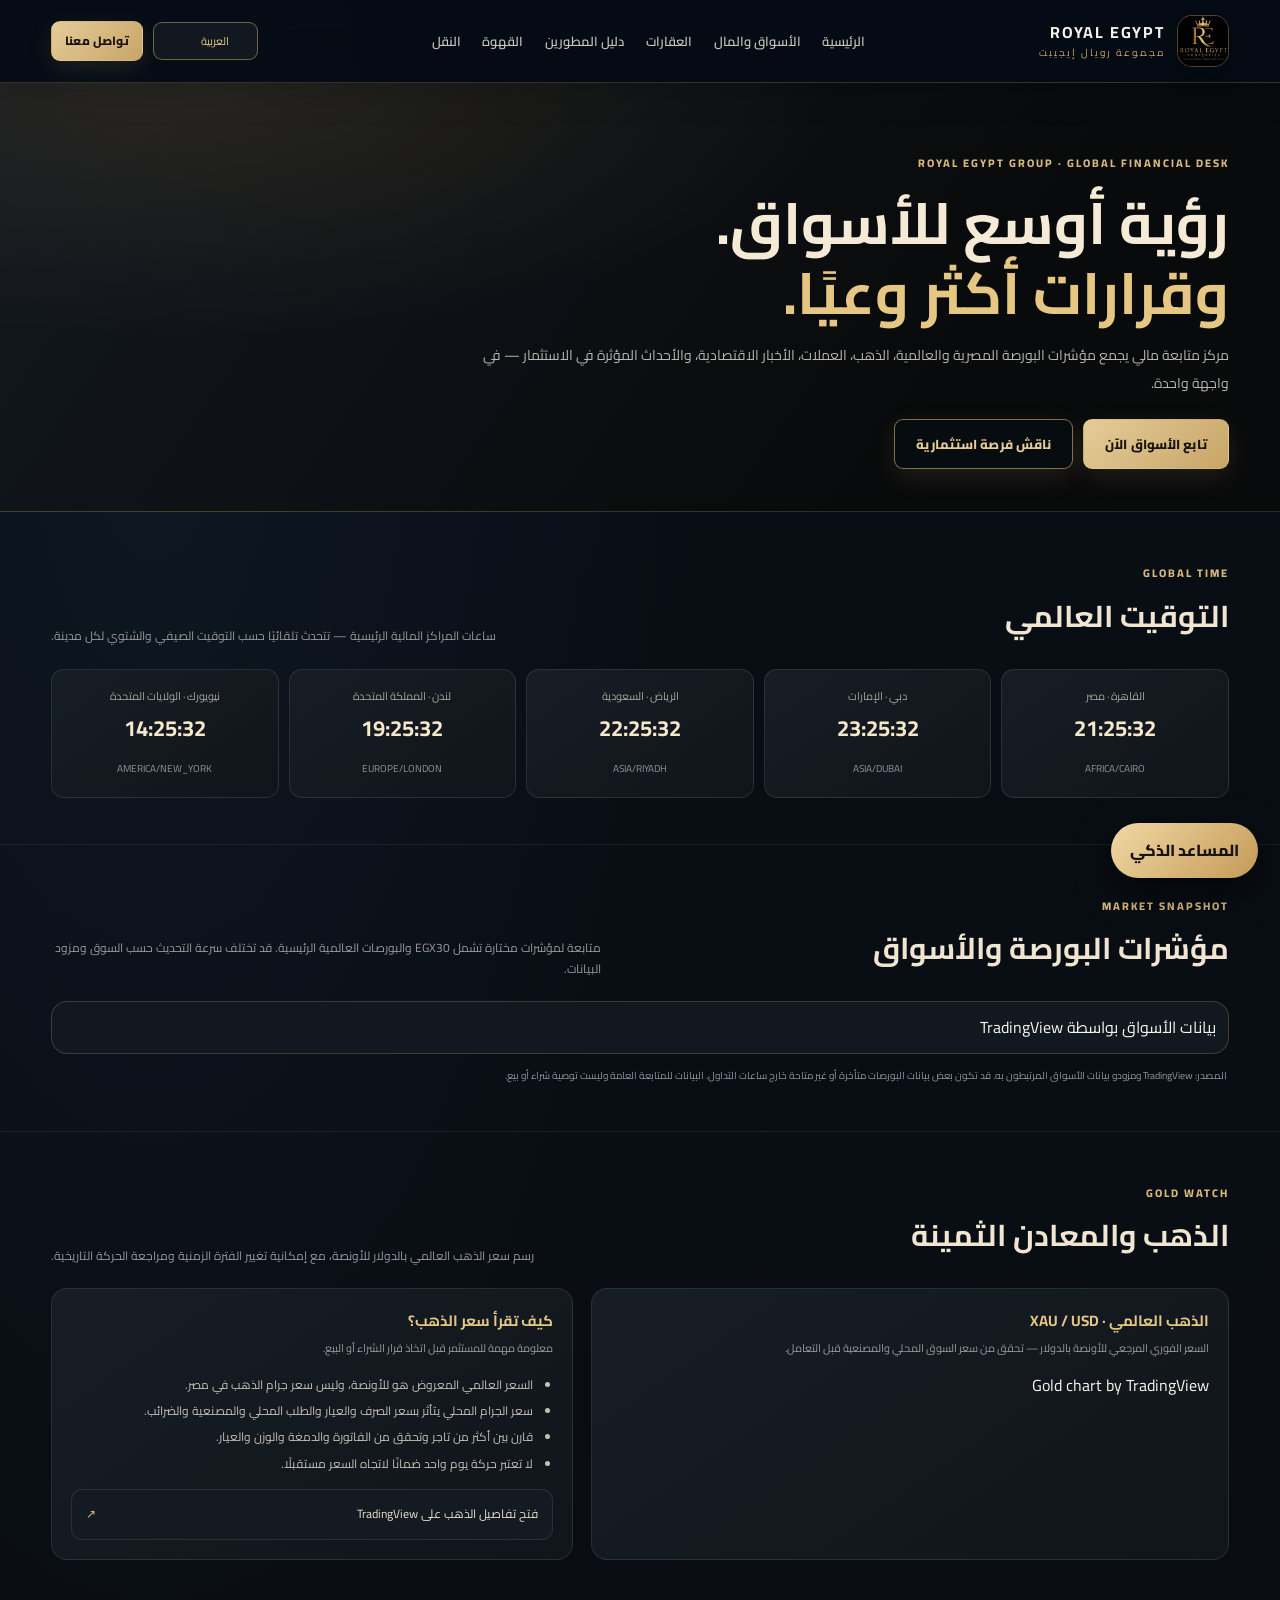
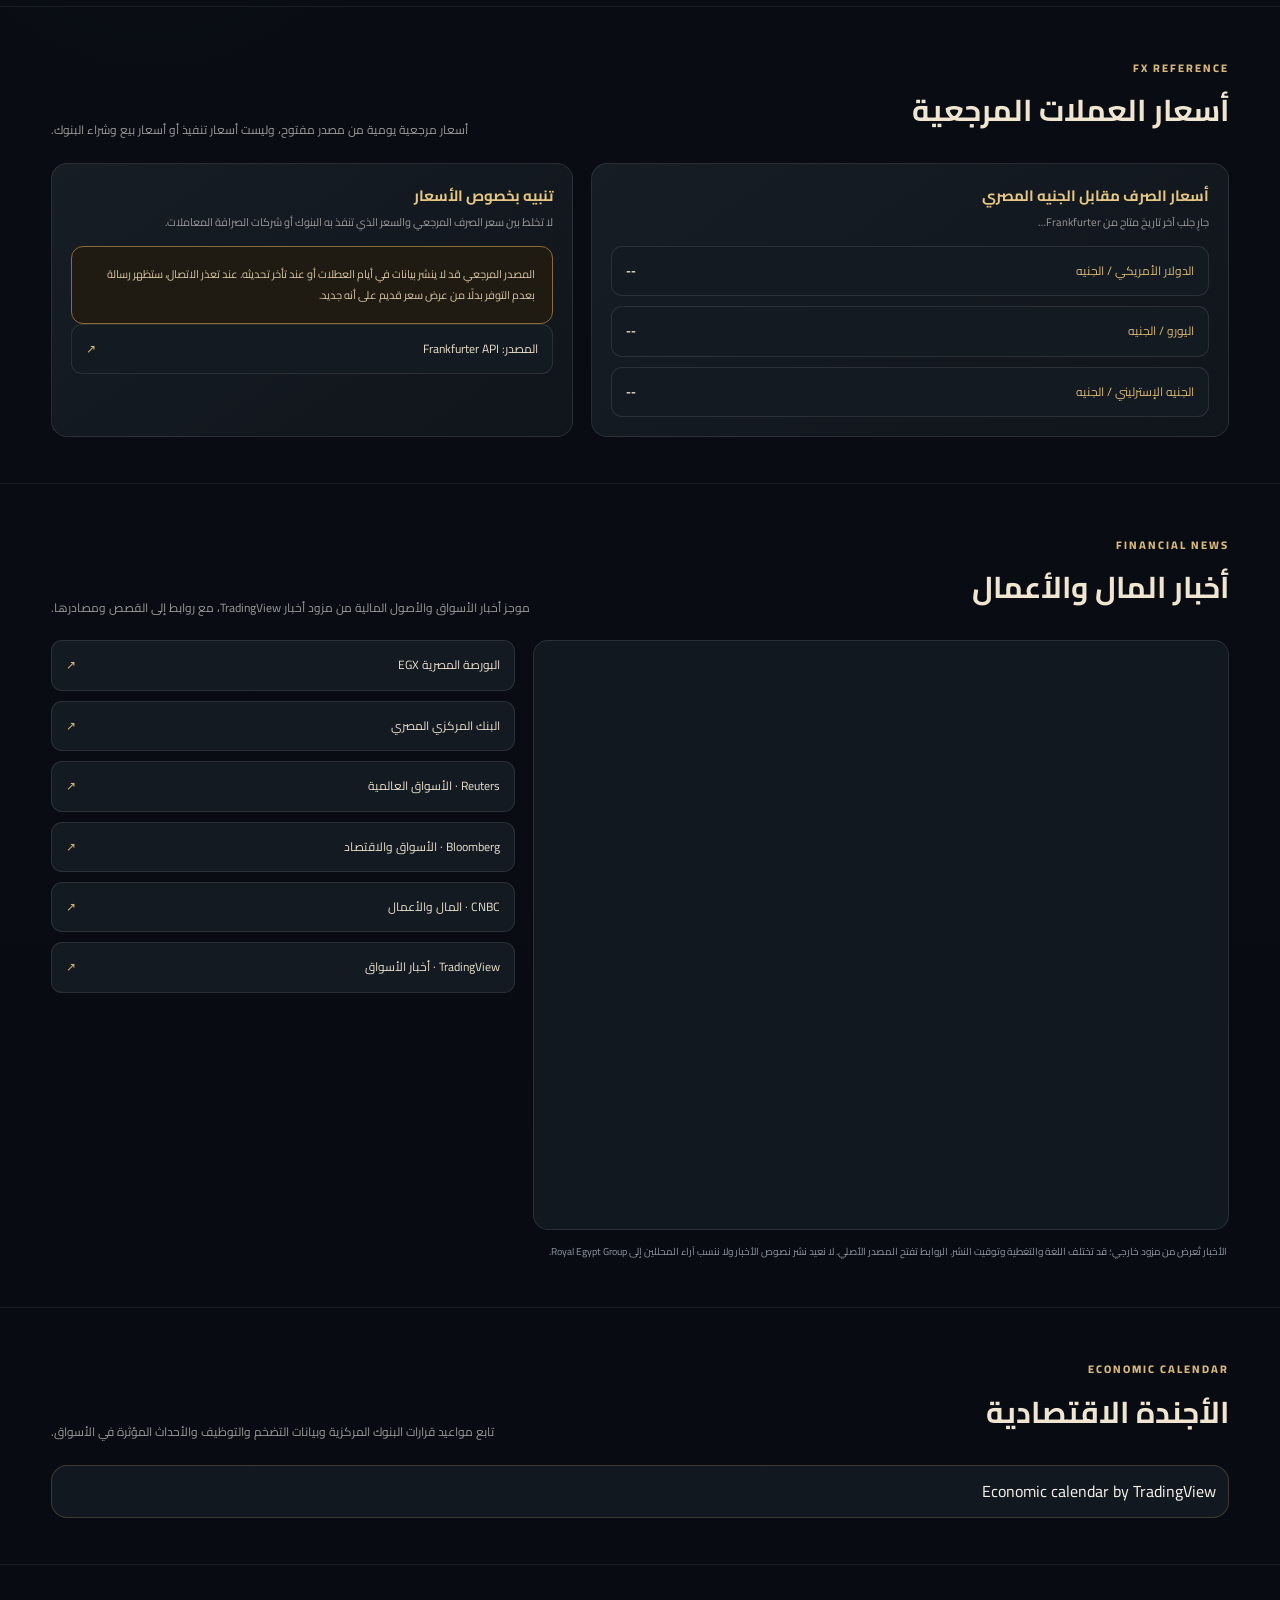
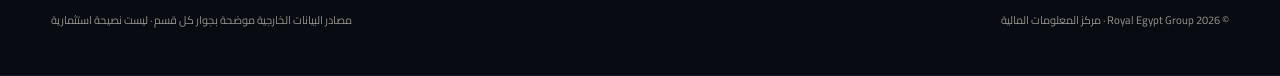
<file: markets.html>
<!doctype html>
<html lang="ar" dir="rtl">
<head>
<meta charset="utf-8"><meta name="viewport" content="width=device-width,initial-scale=1">
<meta name="theme-color" content="#090a0b">
<title>مركز الأسواق والمال | Royal Egypt Group</title>
<meta name="description" content="تابع مؤشرات البورصات العالمية والذهب والعملات والأخبار الاقتصادية والتوقيت العالمي عبر مركز Royal Egypt Group المالي.">
<link rel="canonical" href="https://royalegyptgroup-vy7.pages.dev/markets">
<link rel="icon" href="/royal-logo.jpg" type="image/jpeg">
<link rel="stylesheet" href="/assets/royal.css">
<link rel="stylesheet" href="/assets/premium-experience.css">
<style>
.market-hero{padding:65px 0 42px;background:radial-gradient(ellipse at 15% 0%,#9c77372b,transparent 42%),linear-gradient(125deg,#121820,#090a0b 72%);border-bottom:1px solid #c8a56833}
.market-hero h1{font-size:clamp(34px,5vw,58px);line-height:1.2;margin:13px 0;color:#f5ead5}.market-hero h1 em{font-style:normal;color:#e5c783}.market-hero p{max-width:760px;color:#b8b7b1;line-height:2;font-size:14px}
.market-kicker{color:#d7b879;font-size:11px;letter-spacing:2px;font-weight:800}
.market-actions{display:flex;gap:10px;flex-wrap:wrap;margin-top:22px}
.market-section{padding:46px 0;border-bottom:1px solid #ffffff12}
.market-head{display:flex;justify-content:space-between;align-items:end;gap:18px;margin-bottom:22px}.market-head h2{font-size:clamp(22px,3vw,30px);margin:5px 0;color:#f0e5d1}.market-head p{margin:0;color:#999;font-size:12px;max-width:550px}
.market-panel{background:#111820;border:1px solid #c8a56840;border-radius:16px;padding:12px;overflow:hidden}
.market-panel .tradingview-widget-container{width:100%}
.market-grid{display:grid;grid-template-columns:1.1fr .9fr;gap:18px}
.market-card{background:linear-gradient(145deg,#171d25,#10151b);border:1px solid #ffffff18;border-radius:16px;padding:19px;min-width:0}
.market-card h3{font-size:15px;color:#e5c783;margin:0 0 5px}.market-card p{font-size:11px;color:#999;margin:0 0 14px}
.world-clocks{display:grid;grid-template-columns:repeat(5,minmax(0,1fr));gap:10px}
.clock-card{padding:17px 12px;border:1px solid #ffffff1a;border-radius:13px;background:linear-gradient(145deg,#171d25,#10151b);text-align:center}
.clock-card small{display:block;color:#a9a49a;font-size:11px}.clock-card strong{display:block;color:#f6e8cb;font-size:22px;direction:ltr;font-variant-numeric:tabular-nums;margin:5px 0}.clock-card span{font-size:10px;color:#8c929b}
.market-news-grid{display:grid;grid-template-columns:1.2fr .8fr;gap:18px;align-items:start}
.news-frame{height:590px;background:#111820;border:1px solid #ffffff1a;border-radius:15px;overflow:hidden}
.news-frame .tradingview-widget-container,.news-frame .tradingview-widget-container__widget{height:100%;width:100%}
.news-frame iframe{max-width:100%}
.source-note{font-size:10px;color:#8f969f;line-height:1.9;margin:12px 2px 0}
.market-links{display:grid;gap:10px}.market-link{display:flex;justify-content:space-between;align-items:center;gap:12px;padding:14px;border:1px solid #ffffff18;border-radius:11px;background:#141a21;color:#e9dfcc;font-size:12px}.market-link:hover{border-color:#c8a56888}.market-link span{color:#d8b978}
.market-warning{padding:17px;border:1px solid #8a6a36;background:#201b12;border-radius:12px;color:#d8c7a5;font-size:11px;line-height:1.9;margin-top:22px}
.market-footer{display:flex;justify-content:space-between;gap:16px;flex-wrap:wrap;color:#96938d;font-size:11px}
@media(max-width:850px){.market-grid,.market-news-grid{grid-template-columns:1fr}.world-clocks{grid-template-columns:repeat(3,1fr)}}
@media(max-width:560px){.market-hero{padding:48px 0 30px}.market-section{padding:34px 0}.world-clocks{grid-template-columns:repeat(2,1fr)}.clock-card strong{font-size:19px}.market-head{display:block}.news-frame{height:620px}}

.language-select{appearance:none;background:#111820;color:#e5c783;border:1px solid #c8a56888;border-radius:9px;padding:9px 28px 9px 10px;font:inherit;font-size:11px;cursor:pointer;min-width:105px}
.language-select:focus{outline:2px solid #d8b978;outline-offset:2px}
[dir="ltr"] .market-head{direction:ltr;text-align:left}
[dir="ltr"] .market-card,[dir="ltr"] .market-warning,[dir="ltr"] .source-note{text-align:left}
[dir="ltr"] .market-links{direction:ltr}
@media(max-width:760px){.nav-actions{gap:7px}.language-select{min-width:88px;padding:8px 7px;font-size:10px}}
</style>
</head>
<body>
<header class="site-header"><div class="wrap nav">
<a class="brand" href="/" aria-label="Royal Egypt Group"><img src="/royal-logo.jpg" alt="Royal Egypt Group"><span class="brand-copy"><strong>ROYAL EGYPT</strong><small>مجموعة رويال إيجيبت</small></span></a>
<nav class="nav-links"><a href="/">الرئيسية</a><a href="/markets" aria-current="page">الأسواق والمال</a><a href="/properties">العقارات</a><a href="/developers">دليل المطورين</a><a href="/coffee">القهوة</a><a href="/transportation">النقل</a></nav>
<div class="nav-actions"><select class="language-select" id="siteLanguage" aria-label="اختر اللغة"><option value="ar">العربية</option><option value="en">English</option><option value="ru">Русский</option></select><a class="btn btn-small" href="/#contact">تواصل معنا</a><button class="menu-btn" type="button" aria-label="فتح القائمة" aria-expanded="false">☰</button></div>
</div></header>
<main>
<section class="market-hero"><div class="wrap">
<span class="market-kicker">ROYAL EGYPT GROUP · GLOBAL FINANCIAL DESK</span>
<h1>رؤية أوسع للأسواق.<br><em>وقرارات أكثر وعيًا.</em></h1>
<p>مركز متابعة مالي يجمع مؤشرات البورصة المصرية والعالمية، الذهب، العملات، الأخبار الاقتصادية، والأحداث المؤثرة في الاستثمار — في واجهة واحدة.</p>
<div class="market-actions"><a class="btn" href="#indices">تابع الأسواق الآن</a><a class="btn btn-outline" href="/#contact">ناقش فرصة استثمارية</a></div>
</div></section>
<section class="market-section"><div class="wrap">
<div class="market-head"><div><span class="market-kicker">GLOBAL TIME</span><h2>التوقيت العالمي</h2></div><p>ساعات المراكز المالية الرئيسية — تتحدث تلقائيًا حسب التوقيت الصيفي والشتوي لكل مدينة.</p></div>
<div class="world-clocks" id="worldClocks">
<div class="clock-card" data-zone="Africa/Cairo"><small>القاهرة · مصر</small><strong>--:--:--</strong><span>AFRICA/CAIRO</span></div>
<div class="clock-card" data-zone="Asia/Dubai"><small>دبي · الإمارات</small><strong>--:--:--</strong><span>ASIA/DUBAI</span></div>
<div class="clock-card" data-zone="Asia/Riyadh"><small>الرياض · السعودية</small><strong>--:--:--</strong><span>ASIA/RIYADH</span></div>
<div class="clock-card" data-zone="Europe/London"><small>لندن · المملكة المتحدة</small><strong>--:--:--</strong><span>EUROPE/LONDON</span></div>
<div class="clock-card" data-zone="America/New_York"><small>نيويورك · الولايات المتحدة</small><strong>--:--:--</strong><span>AMERICA/NEW_YORK</span></div>
</div></div></section>
<section class="market-section" id="indices"><div class="wrap">
<div class="market-head"><div><span class="market-kicker">MARKET SNAPSHOT</span><h2>مؤشرات البورصة والأسواق</h2></div><p>متابعة لمؤشرات مختارة تشمل EGX30 والبورصات العالمية الرئيسية. قد تختلف سرعة التحديث حسب السوق ومزود البيانات.</p></div>
<div class="market-panel"><div class="tradingview-widget-container">
<div class="tradingview-widget-container__widget"></div>
<div class="tradingview-widget-copyright"><a href="https://www.tradingview.com/markets/" rel="noopener nofollow" target="_blank">بيانات الأسواق بواسطة TradingView</a></div>
<script type="text/javascript" src="https://s3.tradingview.com/external-embedding/embed-widget-market-overview.js" async>
{"colorTheme":"dark","dateRange":"1D","showChart":true,"locale":"en","isTransparent":true,"showSymbolLogo":true,"width":"100%","height":"520","tabs":[{"title":"Egypt & Global","symbols":[{"s":"EGX:EGX30","d":"EGX 30 · Egypt"},{"s":"FOREXCOM:SPXUSD","d":"S&P 500"},{"s":"NASDAQ:NDX","d":"NASDAQ 100"},{"s":"FOREXCOM:DJI","d":"Dow Jones"},{"s":"INDEX:DEU40","d":"DAX · Germany"},{"s":"TADAWUL:TASI","d":"Tadawul · Saudi Arabia"}]},{"title":"Gold & Commodities","symbols":[{"s":"OANDA:XAUUSD","d":"Gold · XAU/USD"},{"s":"OANDA:XAGUSD","d":"Silver · XAG/USD"},{"s":"TVC:USOIL","d":"WTI Crude Oil"},{"s":"TVC:UKOIL","d":"Brent Crude Oil"}]},{"title":"Currencies","symbols":[{"s":"FX:EURUSD","d":"EUR / USD"},{"s":"FX:GBPUSD","d":"GBP / USD"},{"s":"FX:USDJPY","d":"USD / JPY"},{"s":"FX:USDEGP","d":"USD / EGP"}]}]}
</script></div></div>
<p class="source-note">المصدر: TradingView ومزودو بيانات الأسواق المرتبطون به. قد تكون بعض بيانات البورصات متأخرة أو غير متاحة خارج ساعات التداول. البيانات للمتابعة العامة وليست توصية شراء أو بيع.</p>
</div></section>
<section class="market-section"><div class="wrap">
<div class="market-head"><div><span class="market-kicker">GOLD WATCH</span><h2>الذهب والمعادن الثمينة</h2></div><p>رسم سعر الذهب العالمي بالدولار للأونصة، مع إمكانية تغيير الفترة الزمنية ومراجعة الحركة التاريخية.</p></div>
<div class="market-grid">
<div class="market-card"><h3>الذهب العالمي · XAU / USD</h3><p>السعر الفوري المرجعي للأونصة بالدولار — تحقق من سعر السوق المحلي والمصنعية قبل التعامل.</p>
<div class="tradingview-widget-container"><div class="tradingview-widget-container__widget"></div><div class="tradingview-widget-copyright"><a href="https://www.tradingview.com/symbols/XAUUSD/" rel="noopener nofollow" target="_blank">Gold chart by TradingView</a></div><script type="text/javascript" src="https://s3.tradingview.com/external-embedding/embed-widget-symbol-overview.js" async>{"symbols":[["Gold Spot","OANDA:XAUUSD|1D"]],"chartOnly":false,"width":"100%","height":340,"locale":"en","colorTheme":"dark","autosize":true,"showVolume":false,"showMA":false,"hideDateRanges":false,"hideMarketStatus":false,"hideSymbolLogo":false,"scalePosition":"right","scaleMode":"Normal","fontFamily":"-apple-system, BlinkMacSystemFont, Trebuchet MS, Roboto, Ubuntu, sans-serif","fontSize":"10","noTimeScale":false,"valuesTracking":"1","changeMode":"price-and-percent","chartType":"area","maLineColor":"#d8b978","lineWidth":2,"lineType":0,"dateRanges":["1d|1","1m|30","3m|60","12m|1D","all|1M"],"isTransparent":true}</script></div>
</div>
<div class="market-card"><h3>كيف تقرأ سعر الذهب؟</h3><p>معلومة مهمة للمستثمر قبل اتخاذ قرار الشراء أو البيع.</p>
<ul style="padding-inline-start:20px;color:#c5c0b6;font-size:12px;line-height:2.2">
<li>السعر العالمي المعروض هو للأونصة، وليس سعر جرام الذهب في مصر.</li>
<li>سعر الجرام المحلي يتأثر بسعر الصرف والعيار والطلب المحلي والمصنعية والضرائب.</li>
<li>قارن بين أكثر من تاجر وتحقق من الفاتورة والدمغة والوزن والعيار.</li>
<li>لا تعتبر حركة يوم واحد ضمانًا لاتجاه السعر مستقبلًا.</li>
</ul>
<a class="market-link" href="https://www.tradingview.com/symbols/XAUUSD/" target="_blank" rel="noopener">فتح تفاصيل الذهب على TradingView <span>↗</span></a>
</div></div></div></section>
<section class="market-section"><div class="wrap">
<div class="market-head"><div><span class="market-kicker">FX REFERENCE</span><h2>أسعار العملات المرجعية</h2></div><p>أسعار مرجعية يومية من مصدر مفتوح، وليست أسعار تنفيذ أو أسعار بيع وشراء البنوك.</p></div>
<div class="market-grid">
<div class="market-card"><h3>أسعار الصرف مقابل الجنيه المصري</h3><p id="fxStamp">جارٍ جلب آخر تاريخ متاح من Frankfurter…</p>
<div class="market-links">
<div class="market-link"><span>الدولار الأمريكي / الجنيه</span><strong id="usdEgp">--</strong></div>
<div class="market-link"><span>اليورو / الجنيه</span><strong id="eurEgp">--</strong></div>
<div class="market-link"><span>الجنيه الإسترليني / الجنيه</span><strong id="gbpEgp">--</strong></div>
</div></div>
<div class="market-card"><h3>تنبيه بخصوص الأسعار</h3><p>لا تخلط بين سعر الصرف المرجعي والسعر الذي تنفذ به البنوك أو شركات الصرافة المعاملات.</p><div class="market-warning" style="margin-top:10px">المصدر المرجعي قد لا ينشر بيانات في أيام العطلات أو عند تأخر تحديثه. عند تعذر الاتصال، ستظهر رسالة بعدم التوفر بدلًا من عرض سعر قديم على أنه جديد.</div><a class="market-link" href="https://www.frankfurter.app/" target="_blank" rel="noopener">المصدر: Frankfurter API <span>↗</span></a></div>
</div></div></section>
<section class="market-section"><div class="wrap">
<div class="market-head"><div><span class="market-kicker">FINANCIAL NEWS</span><h2>أخبار المال والأعمال</h2></div><p>موجز أخبار الأسواق والأصول المالية من مزود أخبار TradingView، مع روابط إلى القصص ومصادرها.</p></div>
<div class="market-news-grid">
<div class="news-frame"><div class="tradingview-widget-container"><div class="tradingview-widget-container__widget"></div><div class="tradingview-widget-copyright"><a href="https://www.tradingview.com/news/" rel="noopener nofollow" target="_blank">Financial news by TradingView</a></div><script type="text/javascript" src="https://s3.tradingview.com/external-embedding/embed-widget-timeline.js" async>{"feedMode":"all_symbols","isTransparent":true,"displayMode":"regular","width":"100%","height":"590","colorTheme":"dark","locale":"en"}</script></div></div>
<div class="market-links">
<a class="market-link" href="https://www.egx.com.eg/" target="_blank" rel="noopener">البورصة المصرية EGX <span>↗</span></a>
<a class="market-link" href="https://www.cbe.org.eg/" target="_blank" rel="noopener">البنك المركزي المصري <span>↗</span></a>
<a class="market-link" href="https://www.reuters.com/markets/" target="_blank" rel="noopener">Reuters · الأسواق العالمية <span>↗</span></a>
<a class="market-link" href="https://www.bloomberg.com/markets" target="_blank" rel="noopener">Bloomberg · الأسواق والاقتصاد <span>↗</span></a>
<a class="market-link" href="https://www.cnbc.com/world/?region=world" target="_blank" rel="noopener">CNBC · المال والأعمال <span>↗</span></a>
<a class="market-link" href="https://www.tradingview.com/news/" target="_blank" rel="noopener">TradingView · أخبار الأسواق <span>↗</span></a>
</div></div>
<p class="source-note">الأخبار تُعرض من مزود خارجي؛ قد تختلف اللغة والتغطية وتوقيت النشر. الروابط تفتح المصدر الأصلي. لا نعيد نشر نصوص الأخبار ولا ننسب آراء المحللين إلى Royal Egypt Group.</p>
</div></section>
<section class="market-section"><div class="wrap">
<div class="market-head"><div><span class="market-kicker">ECONOMIC CALENDAR</span><h2>الأجندة الاقتصادية</h2></div><p>تابع مواعيد قرارات البنوك المركزية وبيانات التضخم والتوظيف والأحداث المؤثرة في الأسواق.</p></div>
<div class="market-panel"><div class="tradingview-widget-container"><div class="tradingview-widget-container__widget"></div><div class="tradingview-widget-copyright"><a href="https://www.tradingview.com/economic-calendar/" rel="noopener nofollow" target="_blank">Economic calendar by TradingView</a></div><script type="text/javascript" src="https://s3.tradingview.com/external-embedding/embed-widget-events.js" async>{"colorTheme":"dark","isTransparent":true,"width":"100%","height":"450","locale":"en","importanceFilter":"-1,0,1","currencyFilter":"USD,EUR,GBP,JPY,CNY,EGP"}</script></div></div>
</div></section>
<section class="market-section"><div class="wrap market-footer"><span>© <span id="year"></span> Royal Egypt Group · مركز المعلومات المالية</span><span>مصادر البيانات الخارجية موضحة بجوار كل قسم · ليست نصيحة استثمارية</span></div></section>
</main>
<script>
(()=>{"use strict";
const menu=document.querySelector(".menu-btn"),nav=document.querySelector(".nav-links");if(menu&&nav)menu.addEventListener("click",()=>{const open=nav.classList.toggle("open");menu.setAttribute("aria-expanded",String(open))});
document.getElementById("year").textContent=new Date().getFullYear();
const clocks=[...document.querySelectorAll(".clock-card")];
function tick(){const now=new Date();for(const card of clocks){const zone=card.dataset.zone;const time=card.querySelector("strong");if(time)time.textContent=new Intl.DateTimeFormat("en-GB",{timeZone:zone,hour:"2-digit",minute:"2-digit",second:"2-digit",hour12:false}).format(now)}}
tick();setInterval(tick,1000);
const fields={USD:document.getElementById("usdEgp"),EUR:document.getElementById("eurEgp"),GBP:document.getElementById("gbpEgp")},stamp=document.getElementById("fxStamp");
async function rates(){try{const r=await fetch("https://api.frankfurter.dev/v1/latest?base=USD&symbols=EGP,EUR,GBP",{headers:{Accept:"application/json"},cache:"no-store"});if(!r.ok)throw Error("rate unavailable");const d=await r.json();const usd=Number(d.rates?.EGP),eur=Number(d.rates?.EUR),gbp=Number(d.rates?.GBP);if(!usd||!eur||!gbp)throw Error("incomplete rates");fields.USD.textContent="1 USD = "+usd.toFixed(2)+" EGP";fields.EUR.textContent="1 EUR = "+(usd/eur).toFixed(2)+" EGP";fields.GBP.textContent="1 GBP = "+(usd/gbp).toFixed(2)+" EGP";stamp.textContent=(currentLanguage==="ar"?"آخر تاريخ بيانات متاح: ":currentLanguage==="ru"?"Последняя доступная дата: ":"Latest available data date: ")+d.date+(currentLanguage==="ar"?" · مرجع يومي وليس سعر تنفيذ":currentLanguage==="ru"?" · справочный курс, не курс сделки":" · daily reference, not an executable rate")}catch(e){for(const el of Object.values(fields))el.textContent=currentLanguage==="ar"?"غير متاح حاليًا":currentLanguage==="ru"?"Временно недоступно":"Currently unavailable";stamp.textContent=currentLanguage==="ar"?"تعذر جلب السعر المرجعي الآن. لم نعرض بيانات قديمة.":currentLanguage==="ru"?"Не удалось получить справочные курсы. Устаревшие данные не отображаются.":"Unable to retrieve reference rates. No stale data is displayed."}}

const languageSelect=document.getElementById("siteLanguage");
const translations={
"الرئيسية":["Home","Главная"],"الأسواق والمال":["Markets & Finance","Рынки и финансы"],"العقارات":["Real Estate","Недвижимость"],"دليل المطورين":["Developer Directory","Каталог застройщиков"],"القهوة":["Coffee","Кофе"],"النقل":["Transportation","Транспорт"],"تواصل معنا":["Contact us","Связаться"],
"رؤية أوسع للأسواق.":["A broader view of the markets.","Шире взгляд на рынки."],"وقرارات أكثر وعيًا.":["Better-informed decisions.","Более взвешенные решения."],
"مركز متابعة مالي يجمع مؤشرات البورصة المصرية والعالمية، الذهب، العملات، الأخبار الاقتصادية، والأحداث المؤثرة في الاستثمار — في واجهة واحدة.":["A financial hub bringing together Egyptian and global market indices, gold, currencies, business news and investment-moving events — all in one place.","Финансовый центр, объединяющий индексы египетского и мировых рынков, золото, валюты, деловые новости и события, влияющие на инвестиции."],
"تابع الأسواق الآن":["Explore markets","Следить за рынками"],"ناقش فرصة استثمارية":["Discuss an investment opportunity","Обсудить инвестиционную возможность"],
"التوقيت العالمي":["World clocks","Мировое время"],"ساعات المراكز المالية الرئيسية — تتحدث تلقائيًا حسب التوقيت الصيفي والشتوي لكل مدينة.":["Live clocks for major financial centres, automatically adjusted for each city's daylight-saving rules.","Время в крупнейших финансовых центрах с автоматическим учетом сезонного перевода часов."],
"القاهرة · مصر":["Cairo · Egypt","Каир · Египет"],"دبي · الإمارات":["Dubai · UAE","Дубай · ОАЭ"],"الرياض · السعودية":["Riyadh · Saudi Arabia","Эр-Рияд · Саудовская Аравия"],"لندن · المملكة المتحدة":["London · UK","Лондон · Великобритания"],"نيويورك · الولايات المتحدة":["New York · USA","Нью-Йорк · США"],
"مؤشرات البورصة والأسواق":["Stock markets & indices","Биржи и рыночные индексы"],"متابعة لمؤشرات مختارة تشمل EGX30 والبورصات العالمية الرئيسية. قد تختلف سرعة التحديث حسب السوق ومزود البيانات.":["Selected indices including EGX30 and major global markets. Update speed varies by market and data provider.","Избранные индексы, включая EGX30 и крупнейшие мировые рынки. Частота обновления зависит от рынка и поставщика данных."],
"المصدر: TradingView ومزودو بيانات الأسواق المرتبطون به. قد تكون بعض بيانات البورصات متأخرة أو غير متاحة خارج ساعات التداول. البيانات للمتابعة العامة وليست توصية شراء أو بيع.":["Source: TradingView and its market-data providers. Some exchange data may be delayed or unavailable outside trading hours. For information only, not a buy or sell recommendation.","Источник: TradingView и его поставщики рыночных данных. Данные отдельных бирж могут поступать с задержкой или быть недоступны вне торговых часов. Информация не является рекомендацией покупать или продавать."],
"الذهب والمعادن الثمينة":["Gold & precious metals","Золото и драгоценные металлы"],"رسم سعر الذهب العالمي بالدولار للأونصة، مع إمكانية تغيير الفترة الزمنية ومراجعة الحركة التاريخية.":["Gold price chart in US dollars per ounce, with selectable time ranges and historical performance.","График мировой цены золота в долларах за унцию с выбором периода и просмотром истории."],
"الذهب العالمي · XAU / USD":["Global gold · XAU / USD","Мировое золото · XAU / USD"],"السعر الفوري المرجعي للأونصة بالدولار — تحقق من سعر السوق المحلي والمصنعية قبل التعامل.":["Indicative spot price per ounce in USD. Check local market prices and making charges before trading.","Ориентировочная спотовая цена за унцию в долларах США. Перед сделкой проверьте местную цену и стоимость изготовления."],
"كيف تقرأ سعر الذهب؟":["How to read gold prices","Как читать цены на золото"],"معلومة مهمة للمستثمر قبل اتخاذ قرار الشراء أو البيع.":["Key points for investors before buying or selling.","Важные сведения перед покупкой или продажей."],
"السعر العالمي المعروض هو للأونصة، وليس سعر جرام الذهب في مصر.":["The displayed global price is per ounce, not the Egyptian price per gram.","Указана мировая цена за унцию, а не цена грамма в Египте."],
"سعر الجرام المحلي يتأثر بسعر الصرف والعيار والطلب المحلي والمصنعية والضرائب.":["The local gram price depends on exchange rates, karat, local demand, making charges and taxes.","Местная цена за грамм зависит от курса валют, пробы, спроса, стоимости изготовления и налогов."],
"قارن بين أكثر من تاجر وتحقق من الفاتورة والدمغة والوزن والعيار.":["Compare multiple dealers and verify the invoice, hallmark, weight and karat.","Сравните предложения нескольких продавцов и проверьте чек, клеймо, вес и пробу."],
"لا تعتبر حركة يوم واحد ضمانًا لاتجاه السعر مستقبلًا.":["One day's movement does not guarantee a future price trend.","Изменение цены за один день не гарантирует будущую динамику."],
"فتح تفاصيل الذهب على TradingView":["View gold on TradingView","Открыть золото в TradingView"],
"أسعار العملات المرجعية":["Reference exchange rates","Справочные валютные курсы"],"أسعار مرجعية يومية من مصدر مفتوح، وليست أسعار تنفيذ أو أسعار بيع وشراء البنوك.":["Daily reference rates from an open source, not executable rates or bank buy/sell quotes.","Ежедневные справочные курсы из открытого источника, а не курсы фактических сделок или покупки/продажи банков."],
"أسعار الصرف مقابل الجنيه المصري":["Exchange rates against the Egyptian pound","Курсы валют к египетскому фунту"],"جارٍ جلب آخر تاريخ متاح من Frankfurter…":["Fetching the latest available date from Frankfurter…","Загружается последняя доступная дата Frankfurter…"],
"الدولار الأمريكي / الجنيه":["US dollar / EGP","Доллар США / EGP"],"اليورو / الجنيه":["Euro / EGP","Евро / EGP"],"الجنيه الإسترليني / الجنيه":["British pound / EGP","Фунт стерлингов / EGP"],
"تنبيه بخصوص الأسعار":["Rate information","Важная информация о курсах"],"لا تخلط بين سعر الصرف المرجعي والسعر الذي تنفذ به البنوك أو شركات الصرافة المعاملات.":["Do not confuse reference rates with the rates actually applied by banks or exchange providers.","Не путайте справочный курс с курсом, по которому банки и обменные пункты проводят операции."],
"المصدر المرجعي قد لا ينشر بيانات في أيام العطلات أو عند تأخر تحديثه. عند تعذر الاتصال، ستظهر رسالة بعدم التوفر بدلًا من عرض سعر قديم على أنه جديد.":["The source may not publish data on holidays or when updates are delayed. If unavailable, the page will say so rather than present an old rate as current.","Источник может не публиковать данные в праздничные дни или при задержке обновления. Если данные недоступны, страница сообщит об этом, а не покажет старый курс как текущий."],
"المصدر: Frankfurter API":["Source: Frankfurter API","Источник: Frankfurter API"],
"أخبار المال والأعمال":["Business & financial news","Финансовые и деловые новости"],"موجز أخبار الأسواق والأصول المالية من مزود أخبار TradingView، مع روابط إلى القصص ومصادرها.":["Market and financial-asset headlines from TradingView's news provider, with links to original stories and sources.","Новости рынков и финансовых активов от поставщика TradingView со ссылками на оригинальные материалы и источники."],
"الأخبار تُعرض من مزود خارجي؛ قد تختلف اللغة والتغطية وتوقيت النشر. الروابط تفتح المصدر الأصلي. لا نعيد نشر نصوص الأخبار ولا ننسب آراء المحللين إلى Royal Egypt Group.":["News is supplied by a third party; language, coverage and publication times may vary. Links open original sources. Royal Egypt Group does not republish articles or attribute analysts' opinions to the group.","Новости предоставляет сторонний сервис; язык, охват и время публикации могут различаться. Ссылки ведут к оригиналам. Royal Egypt Group не перепечатывает статьи и не приписывает группе мнения аналитиков."],
"البورصة المصرية EGX":["Egyptian Exchange (EGX)","Египетская биржа (EGX)"],"البنك المركزي المصري":["Central Bank of Egypt","Центральный банк Египта"],"الأسواق العالمية · Reuters":["Reuters · Global markets","Reuters · Мировые рынки"],"الأسواق والاقتصاد · Bloomberg":["Bloomberg · Markets & economy","Bloomberg · Рынки и экономика"],"CNBC · المال والأعمال":["CNBC · Business","CNBC · Бизнес"],"TradingView · أخبار الأسواق":["TradingView · Market news","TradingView · Новости рынков"],
"الأجندة الاقتصادية":["Economic calendar","Экономический календарь"],"تابع مواعيد قرارات البنوك المركزية وبيانات التضخم والتوظيف والأحداث المؤثرة في الأسواق.":["Track central-bank decisions, inflation and employment releases, and other market-moving events.","Следите за решениями центральных банков, публикациями данных об инфляции и занятости и другими событиями, влияющими на рынки."],
"© ":"© ","مصادر البيانات الخارجية موضحة بجوار كل قسم · ليست نصيحة استثمارية":["External data sources are identified in each section · Not investment advice","Внешние источники данных указаны в каждом разделе · Не является инвестиционной рекомендацией"],
"آخر تاريخ بيانات متاح: ":"Latest available data date: "," · مرجع يومي وليس سعر تنفيذ":" · daily reference, not an executable rate",
"تعذر جلب السعر المرجعي الآن. لم نعرض بيانات قديمة.":["Unable to retrieve reference rates. No stale data is displayed.","Не удалось получить справочные курсы. Устаревшие данные не отображаются."],
"غير متاح حاليًا":["Currently unavailable","Временно недоступно"]
};
let currentLanguage="ar";
function setLanguage(lang){
 currentLanguage=lang;
 const index=lang==="en"?0:lang==="ru"?1:-1;
 document.documentElement.lang=lang;document.documentElement.dir=lang==="ar"?"rtl":"ltr";
 const walker=document.createTreeWalker(document.body,NodeFilter.SHOW_TEXT);let node;while(node=walker.nextNode()){if(!node.dataset.arOriginal)node.dataset.arOriginal=node.nodeValue;const original=node.dataset.arOriginal.trim();const translated=translations[original];if(translated)node.nodeValue=node.dataset.arOriginal.replace(original,index<0?original:translated[index]);}
 document.querySelectorAll("[aria-label]").forEach(el=>{if(!el.dataset.arLabel)el.dataset.arLabel=el.getAttribute("aria-label");const t=translations[el.dataset.arLabel];if(t)el.setAttribute("aria-label",index<0?el.dataset.arLabel:t[index]);});
 if(languageSelect)languageSelect.value=lang;
 try{localStorage.setItem("royal-lang",lang)}catch(e){}
}
let saved="ar";try{saved=localStorage.getItem("royal-lang")||"ar"}catch(e){}
if(!["ar","en","ru"].includes(saved))saved="ar";
if(languageSelect){languageSelect.value=saved;languageSelect.addEventListener("change",()=>setLanguage(languageSelect.value));}
setLanguage(saved);

rates();
})();
</script>
<script src="/assets/site-enhancements.js" defer></script></body></html>
</file>
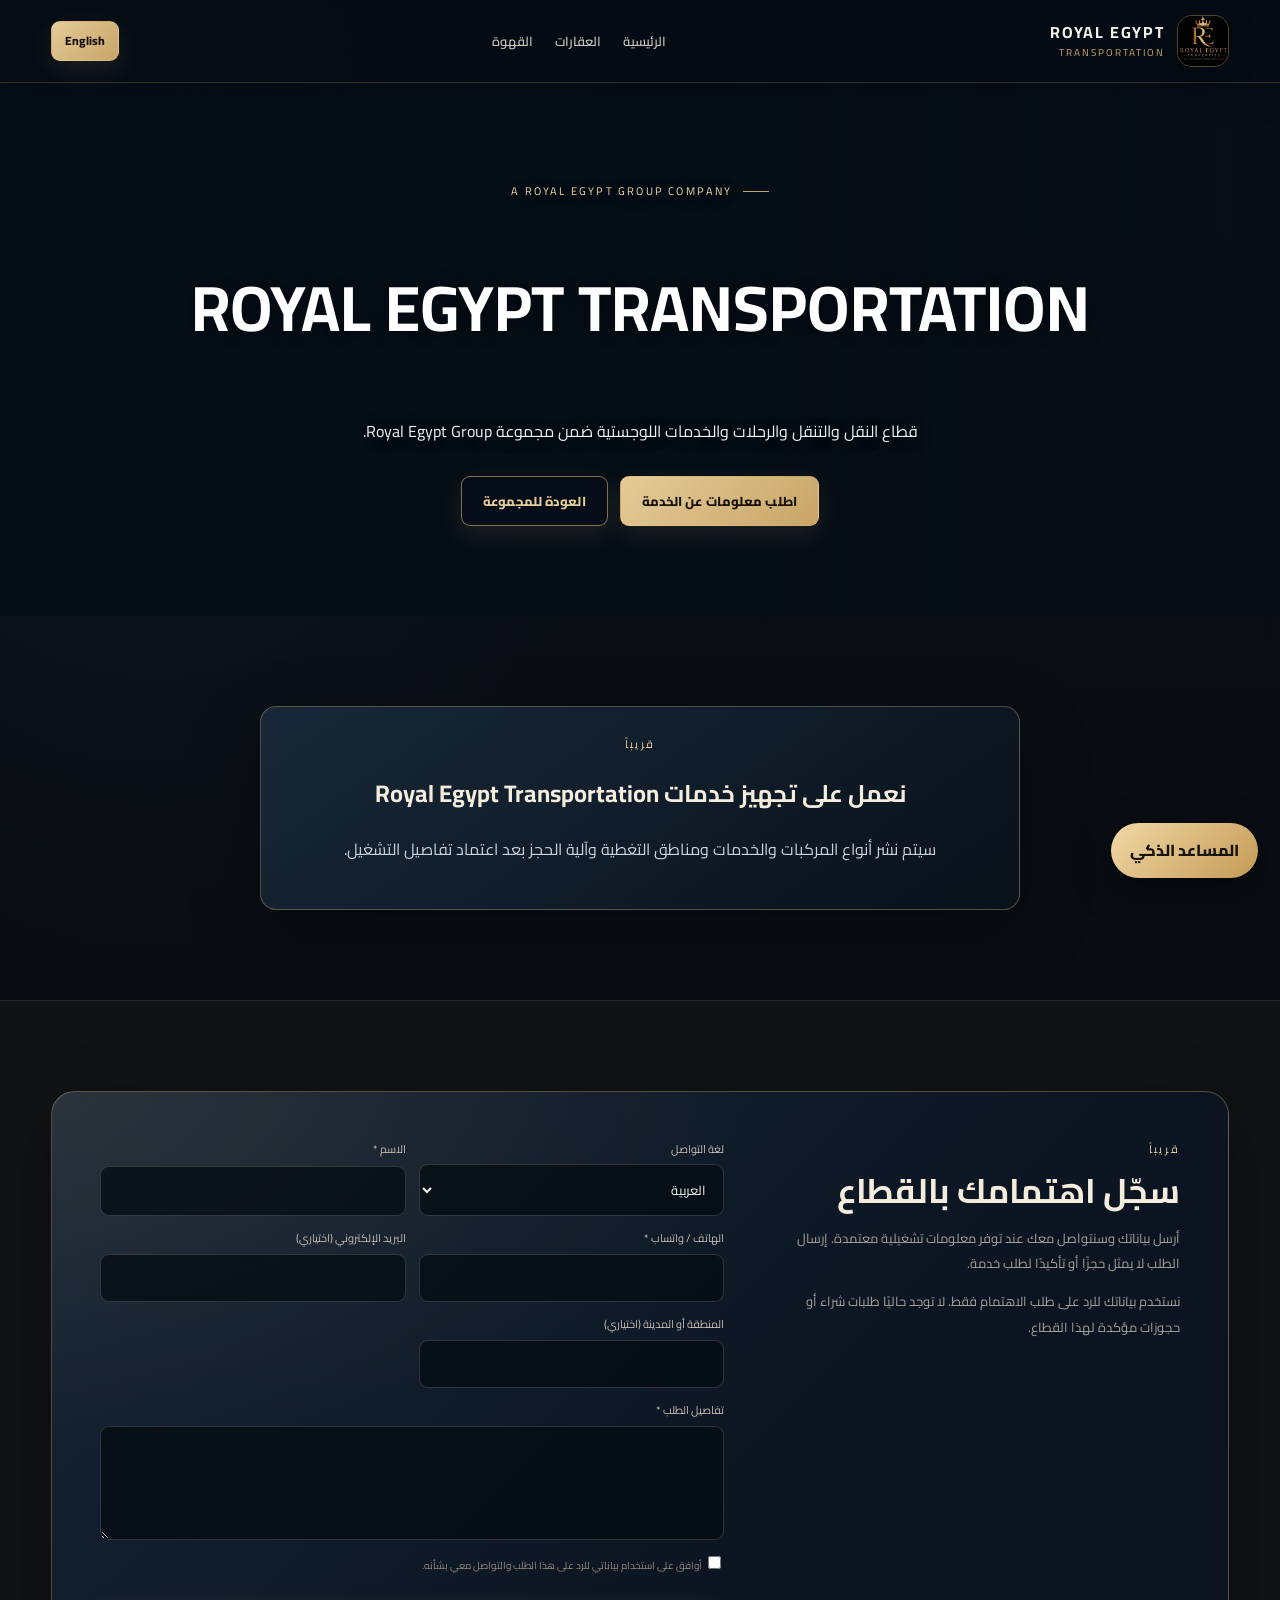
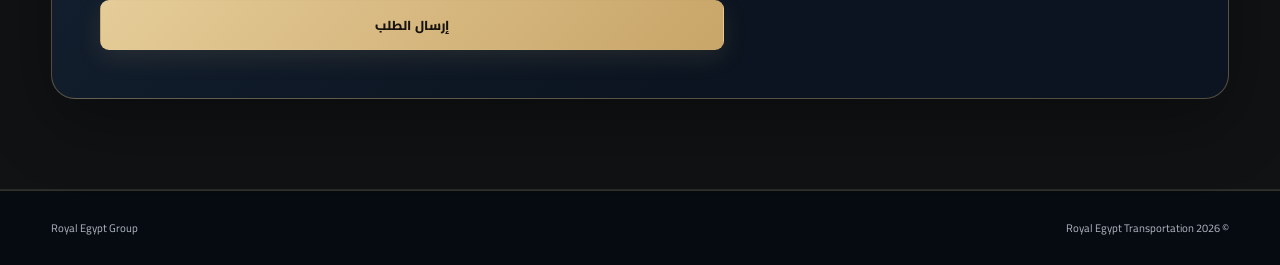
<file: transportation.html>
<!doctype html><html lang="ar" dir="rtl"><head><meta charset="utf-8"><meta name="viewport" content="width=device-width,initial-scale=1"><title>Royal Egypt Transportation</title><meta name="description" content="Royal Egypt Transportation — قطاع النقل والتنقل ضمن Royal Egypt Group."><link rel="canonical" href="https://royalegyptgroup-vy7.pages.dev/transportation"><meta property="og:url" content="https://royalegyptgroup-vy7.pages.dev/transportation"><link rel="icon" href="/royal-logo.jpg"><link rel="stylesheet" href="/assets/royal.css">
<link rel="stylesheet" href="/assets/premium-experience.css"><link rel="stylesheet" href="/assets/brand-artwork.css"><style>.branch-hero{padding:90px 0;text-align:center;background:radial-gradient(ellipse at top,#503b1b,#090a0b 70%)}.branch-hero h1{color:#dfbf79;font-size:clamp(2.2rem,6vw,4rem)}.branch-hero p{max-width:680px;margin:18px auto;line-height:1.9;color:#ddd}.coming{border:1px solid #5a492c;border-radius:16px;padding:28px;text-align:center;max-width:760px;margin:auto;background:#151515}</style><!-- Cloudflare Web Analytics -->
<script type='module' src='https://static.cloudflareinsights.com/beacon.min.js' data-cf-beacon='{"token": "1a7fde740f104fd38d3b68bcf31b417a"}'></script>
<!-- End Cloudflare Web Analytics -->
</head><body class="page-transportation"><header class="site-header"><div class="wrap nav"><a class="brand" href="/"><img src="/royal-logo.jpg" alt="الشعار الرسمي لمجموعة Royal Egypt Group" width="52" height="52"><span class="brand-copy"><strong>ROYAL EGYPT</strong><small>TRANSPORTATION</small></span></a><nav class="nav-links"><a href="/" data-g-i="home">المجموعة</a><a href="/properties" data-g-i="properties">العقارات</a><a href="/coffee" data-g-i="coffee">القهوة</a></nav><button class="btn btn-small" id="groupLangBtn" type="button">English</button><button class="menu-btn" type="button" aria-label="فتح القائمة" aria-expanded="false">☰</button></div></header><main><section class="branch-hero"><div class="wrap"><div class="eyebrow">A ROYAL EGYPT GROUP COMPANY</div><h1>ROYAL EGYPT TRANSPORTATION</h1><p data-g-i="transportIntro">قطاع النقل والتنقل والرحلات والخدمات اللوجستية ضمن مجموعة Royal Egypt Group.</p><div class="hero-actions" style="justify-content:center"><a class="btn" href="https://wa.me/201225020980?text=I%20am%20interested%20in%20Royal%20Egypt%20Transportation" target="_blank" rel="noopener" data-g-i="askTransport">اطلب معلومات عن الخدمة</a><a class="btn btn-outline" href="/" data-g-i="back">العودة للمجموعة</a></div></div></section><section class="section"><div class="wrap"><div class="coming"><div class="section-kicker" data-g-i="soon">قريباً</div><h2 data-g-i="transportTitle">نعمل على تجهيز خدمات Royal Egypt Transportation</h2><p data-g-i="transportSoon">سيتم نشر أنواع المركبات والخدمات ومناطق التغطية وآلية الحجز بعد اعتماد تفاصيل التشغيل.</p></div></div></section><section class="section band" id="interest"><div class="wrap"><div class="contact-panel"><div><div class="section-kicker" data-g-i="soon">قريباً</div><h2 data-contact-i18n="interestTitle">سجّل اهتمامك بالقطاع</h2><p data-contact-i18n="interestIntro">أرسل بياناتك وسنتواصل معك عند توفر معلومات تشغيلية معتمدة. إرسال الطلب لا يمثل حجزًا أو تأكيدًا لطلب خدمة.</p><p class="form-note" data-contact-i18n="interestPrivacy">نستخدم بياناتك للرد على طلب الاهتمام فقط. لا توجد حاليًا طلبات شراء أو حجوزات مؤكدة لهذا القطاع.</p></div><form id="groupContactForm" class="lead-form" data-interest-sector="Royal Egypt Transportation" autocomplete="on"><input type="hidden" name="request_type" value="customer"><div class="field"><label for="contactLanguage" data-contact-i18n="languageLabel">لغة التواصل</label><select id="contactLanguage" name="language"><option value="ar">العربية</option><option value="en">English</option><option value="ru">Русский</option></select></div><div class="field"><label for="contactName" data-contact-i18n="nameLabel">الاسم *</label><input id="contactName" name="name" required maxlength="100" autocomplete="name"></div><div class="field"><label for="contactPhone" data-contact-i18n="phoneLabel">الهاتف / واتساب *</label><input id="contactPhone" name="phone" required maxlength="24" inputmode="tel" autocomplete="tel"></div><div class="field"><label for="contactEmail" data-contact-i18n="emailLabel">البريد الإلكتروني (اختياري)</label><input id="contactEmail" name="email" type="email" maxlength="160" autocomplete="email"></div><div class="field"><label for="contactLocation" data-contact-i18n="locationLabel">المنطقة أو المدينة (اختياري)</label><input id="contactLocation" name="location" maxlength="180"></div><div class="field full"><label for="contactDetails" data-contact-i18n="detailsLabel">تفاصيل الطلب *</label><textarea id="contactDetails" name="details" required maxlength="3000" rows="4"></textarea></div><div class="field full" aria-hidden="true" style="position:absolute;left:-10000px;width:1px;height:1px;overflow:hidden"><label for="contactWebsite">Website</label><input id="contactWebsite" name="website" tabindex="-1" autocomplete="off"></div><label class="form-note"><input type="checkbox" name="consent" value="yes" required> <span data-contact-i18n="consent">أوافق على استخدام بياناتي للرد على هذا الطلب والتواصل معي بشأنه.</span></label><p class="form-note" id="groupContactStatus" role="status" aria-live="polite"></p><button class="btn" type="submit" data-contact-i18n="submit">إرسال الطلب</button></form></div></div></section></main><footer class="site-footer"><div class="wrap footer-row"><span>© 2026 Royal Egypt Transportation</span><a href="/">Royal Egypt Group</a></div></footer><script>const menuButton=document.querySelector(".menu-btn"),siteNav=document.querySelector(".nav-links");if(menuButton&&siteNav){menuButton.addEventListener("click",()=>{const open=siteNav.classList.toggle("open");menuButton.setAttribute("aria-expanded",String(open));});siteNav.querySelectorAll("a").forEach(link=>link.addEventListener("click",()=>{siteNav.classList.remove("open");menuButton.setAttribute("aria-expanded","false");}));}</script><script src="/assets/group-languages.js" defer></script><script src="/assets/site-enhancements.js" defer></script><script src="/assets/contact-intake.js" defer></script></body></html>
</file>
<file: assets/royal.css>
@import url('https://fonts.googleapis.com/css2?family=Cairo:wght@400;500;600;700;800&family=Manrope:wght@400;500;600;700;800&display=swap');
:root{--bg:#090a0b;--surface:#111315;--surface2:#171a1c;--gold:#c8a568;--gold2:#e5cc98;--ink:#f7f3eb;--muted:#a7a49d;--line:#ffffff18;--max:1200px;--radius:18px}*{box-sizing:border-box}html{scroll-behavior:smooth;scroll-padding-top:95px}body{margin:0;background:var(--bg);color:var(--ink);font-family:Manrope,Cairo,Arial,sans-serif;line-height:1.7}html[lang=ar] body{font-family:Cairo,Arial,sans-serif}a{color:inherit;text-decoration:none}button,input,select,textarea{font:inherit}.wrap{width:min(var(--max),92%);margin-inline:auto}.site-header{position:sticky;top:0;z-index:30;background:#090a0bea;backdrop-filter:blur(18px);border-bottom:1px solid var(--line)}.nav{height:82px;display:flex;align-items:center;justify-content:space-between;gap:22px}.brand{display:flex;align-items:center;gap:12px;min-width:190px}.brand img{width:52px;height:52px;object-fit:contain;background:#050505;border:1px solid #c8a56866;border-radius:12px}.brand-copy{display:grid;line-height:1.2}.brand-copy strong{font-size:16px;letter-spacing:1.5px}.brand-copy small{color:var(--gold);font-size:10px;letter-spacing:2px;margin-top:5px}.nav-links{display:flex;align-items:center;gap:25px;color:#c9c5bc;font-size:13px}.nav-links a:hover{color:var(--gold2)}.nav-actions{display:flex;align-items:center;gap:10px}.lang-btn,.menu-btn{border:1px solid #6d5937;color:var(--gold2);background:transparent;padding:8px 13px;border-radius:30px;cursor:pointer;font-size:12px}.menu-btn{display:none}.btn{display:inline-flex;align-items:center;justify-content:center;gap:9px;padding:13px 21px;border-radius:7px;background:linear-gradient(135deg,var(--gold2),var(--gold));color:#17130c;font-weight:800;font-size:13px;border:1px solid transparent;transition:.2s;cursor:pointer}.btn:hover{transform:translateY(-2px);filter:brightness(1.06)}.btn-outline{background:transparent;color:var(--gold2);border-color:#8b7147}.btn-small{padding:9px 13px;font-size:12px}.eyebrow{display:inline-flex;align-items:center;gap:10px;color:var(--gold2);font-size:11px;letter-spacing:2px;text-transform:uppercase}.eyebrow:before{content:"";width:26px;height:1px;background:var(--gold)}.hero{position:relative;overflow:hidden;padding:88px 0 84px;background:radial-gradient(ellipse at 78% 22%,#a17b3b25,transparent 37%),linear-gradient(125deg,#111315 0%,#090a0b 66%)}.hero-grid{display:grid;grid-template-columns:1.02fr .98fr;align-items:center;gap:60px}.hero h1{font-size:clamp(38px,5.2vw,68px);line-height:1.17;letter-spacing:-1.6px;margin:20px 0}.hero h1 em{font-style:normal;color:var(--gold2)}.hero-copy{max-width:650px;color:#bdb9b0;font-size:16px;line-height:2}.hero-actions{display:flex;gap:12px;flex-wrap:wrap;margin-top:30px}.hero-proof{display:flex;gap:25px;flex-wrap:wrap;margin-top:40px;padding-top:22px;border-top:1px solid var(--line);color:#b7b2a8;font-size:11px}.hero-proof strong{color:var(--gold2);display:block;font-size:17px}.hero-art{min-height:440px;position:relative;display:flex;align-items:center;justify-content:center}.art-frame{position:absolute;inset:0 5% 0 5%;border:1px solid #c8a56855;border-radius:48% 48% 18px 18px;background:radial-gradient(ellipse at 50% 25%,#c8a56835,transparent 48%),linear-gradient(160deg,#27231b,#101214 65%);overflow:hidden}.art-frame:before,.art-frame:after{content:"";position:absolute;border:1px solid #c8a56835;border-radius:50%;width:80%;aspect-ratio:1;left:10%;top:15%}.art-frame:after{width:62%;left:19%;top:25%}.hero-logo{position:relative;z-index:2;width:min(45%,210px);aspect-ratio:1;object-fit:contain;background:#050505;border:1px solid #c8a56899;border-radius:28px;box-shadow:0 25px 90px #000b}.art-caption{position:absolute;z-index:3;bottom:28px;left:0;right:0;text-align:center;color:var(--gold2);font-size:11px;letter-spacing:3px}.floating-note{position:absolute;z-index:4;top:18%;right:0;background:#111315eF;border:1px solid #c8a56866;border-radius:12px;padding:14px 17px;font-size:11px;color:#d4c9b4;box-shadow:0 18px 45px #0008}.floating-note b{display:block;color:var(--gold2);font-size:17px}.section{padding:86px 0}.section-head{display:flex;align-items:end;justify-content:space-between;gap:25px;margin-bottom:34px}.section-head h2{font-size:clamp(27px,3vw,39px);line-height:1.25;margin:10px 0}.section-head p{max-width:500px;color:var(--muted);font-size:13px;margin:0}.section-kicker{color:var(--gold);font-size:11px;letter-spacing:2px}.cards{display:grid;grid-template-columns:repeat(3,1fr);gap:18px}.feature-card,.property-card,.service-card{background:linear-gradient(145deg,#171a1c,#101214);border:1px solid var(--line);border-radius:var(--radius);overflow:hidden}.feature-card{padding:27px;min-height:210px}.feature-icon{width:42px;height:42px;border:1px solid #c8a56866;border-radius:12px;display:grid;place-items:center;color:var(--gold2);font-size:20px;margin-bottom:22px}.feature-card h3,.service-card h3{margin:0 0 9px;font-size:17px}.feature-card p,.service-card p{margin:0;color:var(--muted);font-size:13px}.band{background:#101214;border-block:1px solid var(--line)}.service-card{padding:25px}.service-card .num{font-size:11px;color:var(--gold);letter-spacing:2px;margin-bottom:25px}.contact-panel{display:grid;grid-template-columns:.8fr 1.2fr;gap:40px;background:linear-gradient(135deg,#191a19,#101214);border:1px solid #c8a56844;border-radius:22px;padding:clamp(22px,4vw,48px)}.contact-panel h2{font-size:34px;line-height:1.25;margin:12px 0}.contact-panel p{color:var(--muted);font-size:13px}.contact-meta{display:grid;gap:10px;margin-top:25px;color:var(--gold2);font-size:13px}.lead-form{display:grid;grid-template-columns:1fr 1fr;gap:13px}.field{display:grid;gap:6px}.field.full{grid-column:1/-1}.field label{font-size:11px;color:#c7c0b3}.field input,.field select,.field textarea,.search-control{width:100%;background:#090b0c;border:1px solid #ffffff24;border-radius:7px;color:var(--ink);padding:12px 13px;outline:none;font-size:13px}.field input:focus,.field select:focus,.field textarea:focus,.search-control:focus{border-color:var(--gold)}.field textarea{min-height:95px;resize:vertical}.field select option{background:#111}.form-note{font-size:10px;color:#8f8a80;grid-column:1/-1;margin:0}.lead-form .btn{grid-column:1/-1}.site-footer{padding:28px 0;border-top:1px solid var(--line);color:#888;font-size:11px}.footer-row{display:flex;justify-content:space-between;gap:20px;flex-wrap:wrap}.footer-links{display:flex;gap:18px;flex-wrap:wrap}.page-hero{padding:58px 0 42px;background:radial-gradient(ellipse at 78% 0%,#a17b3b22,transparent 42%),#0d0f10}.page-hero h1{font-size:clamp(34px,4.5vw,54px);margin:10px 0}.page-hero p{color:var(--muted);max-width:760px;font-size:14px}.filter-panel{display:grid;grid-template-columns:2fr 1fr 1fr auto;gap:11px;padding:18px;background:var(--surface);border:1px solid var(--line);border-radius:14px;margin-top:26px}.results-line{display:flex;align-items:center;justify-content:space-between;gap:15px;color:var(--muted);font-size:12px;margin:30px 0 17px}.property-grid{display:grid;grid-template-columns:repeat(3,1fr);gap:18px}.property-card{display:flex;flex-direction:column}.property-visual{height:190px;position:relative;display:flex;align-items:end;padding:17px;background:linear-gradient(0deg,#08090be8,transparent 65%),radial-gradient(ellipse at 70% 25%,#b8955b70,transparent 36%),linear-gradient(135deg,#34332d,#141719)}.property-visual.land{background:linear-gradient(0deg,#08090be8,transparent 65%),radial-gradient(ellipse at 70% 25%,#8b9a6c80,transparent 38%),linear-gradient(135deg,#303a31,#141719)}.property-visual.villa{background:linear-gradient(0deg,#08090be8,transparent 65%),radial-gradient(ellipse at 70% 25%,#7c9ba880,transparent 38%),linear-gradient(135deg,#283d46,#141719)}.property-visual.office{background:linear-gradient(0deg,#08090be8,transparent 65%),radial-gradient(ellipse at 70% 25%,#a18b6a80,transparent 38%),linear-gradient(135deg,#39332b,#141719)}.property-visual span{font-size:11px;color:var(--gold2);border:1px solid #c8a56877;background:#090a0bb8;border-radius:30px;padding:5px 10px}.property-body{padding:20px;display:flex;flex-direction:column;flex:1}.property-body h2{font-size:18px;line-height:1.4;margin:9px 0}.property-location{color:var(--muted);font-size:11px}.property-facts{display:flex;gap:7px;flex-wrap:wrap;margin:14px 0}.property-facts span{background:#ffffff0b;border:1px solid #ffffff0d;padding:5px 8px;border-radius:5px;font-size:10px;color:#ddd}.property-desc{color:var(--muted);font-size:12px;flex:1}.property-actions{display:flex;gap:8px;flex-wrap:wrap;margin-top:17px}.disclaimer{color:#8e897f;font-size:10px;margin:25px 0 65px}.assistant-launch{position:fixed;bottom:22px;right:22px;z-index:40;border:0;border-radius:50px;background:var(--gold);color:#17130c;padding:14px 19px;font-weight:800;box-shadow:0 12px 35px #0009;cursor:pointer}.assistant-panel{position:fixed;z-index:50;bottom:85px;right:22px;width:min(380px,calc(100vw - 28px));background:#111416;border:1px solid #c8a56877;border-radius:17px;box-shadow:0 25px 80px #000c;display:none;overflow:hidden}.assistant-panel.open{display:flex;flex-direction:column}.assistant-head{padding:15px;background:#1b1c1a;display:flex;justify-content:space-between;align-items:center;color:var(--gold2);font-weight:700;font-size:13px}.assistant-head button{background:none;border:0;color:#ddd;font-size:20px;cursor:pointer}.assistant-messages{padding:14px;height:300px;overflow:auto;display:flex;flex-direction:column;gap:9px}.assistant-msg{max-width:94%;white-space:pre-wrap;padding:10px 12px;border-radius:11px;background:#202426;color:#e6e1d7;font-size:11px;line-height:1.7}.assistant-msg.user{align-self:flex-end;background:#55462e;color:#fff}.assistant-form{display:flex;gap:7px;padding:11px;border-top:1px solid var(--line)}.assistant-form input{min-width:0;flex:1;background:#080a0b;border:1px solid var(--line);border-radius:7px;color:#fff;padding:10px;font-size:12px}.assistant-form button{border:0;border-radius:7px;background:var(--gold);padding:0 14px;cursor:pointer}.empty-state{grid-column:1/-1;text-align:center;padding:45px;border:1px dashed #ffffff2b;border-radius:14px;color:var(--muted)}.mobile-only{display:none}@media(max-width:900px){.hero-grid{gap:25px}.hero-art{min-height:350px}.cards,.property-grid{grid-template-columns:repeat(2,1fr)}.nav-links{gap:14px}.filter-panel{grid-template-columns:1fr 1fr}.contact-panel{grid-template-columns:1fr}}@media(max-width:650px){.nav{height:70px}.brand{min-width:0}.brand img{width:43px;height:43px}.brand-copy strong{font-size:13px}.brand-copy small{font-size:8px}.menu-btn{display:inline-flex}.nav-links{display:none;position:absolute;top:70px;left:4%;right:4%;padding:18px;background:#101315;border:1px solid var(--line);border-radius:12px;flex-direction:column;align-items:stretch}.nav-links.open{display:flex}.nav-actions .btn{display:none}.hero{padding:55px 0}.hero-grid{grid-template-columns:1fr}.hero h1{font-size:42px}.hero-art{min-height:270px;max-width:430px;width:100%;margin:0 auto}.hero-proof{gap:18px}.section{padding:62px 0}.section-head{display:block}.cards,.property-grid{grid-template-columns:1fr}.filter-panel{grid-template-columns:1fr}.lead-form{grid-template-columns:1fr}.field.full,.form-note,.lead-form .btn{grid-column:auto}.contact-panel h2{font-size:29px}.assistant-launch{right:14px;bottom:14px}.assistant-panel{right:14px;bottom:76px}.footer-row{display:grid}.page-hero{padding:42px 0 30px}}@media(prefers-reduced-motion:reduce){*,*:before,*:after{scroll-behavior:auto!important;transition:none!important}}
</file>
<file: assets/brand-artwork.css>
/* Reusable overlay for designed Royal Egypt Group artwork only.
   Do not apply it to original customer/listing photographs. */
.brand-artwork{position:relative;isolation:isolate;overflow:hidden}
.brand-artwork__mark{position:absolute;z-index:5;right:clamp(12px,3%,28px);bottom:clamp(12px,3%,28px);width:clamp(132px,18%,210px);height:auto;aspect-ratio:240/88;object-fit:contain;pointer-events:none;filter:drop-shadow(0 4px 12px #0008)}
.brand-artwork--portrait .brand-artwork__mark{top:clamp(12px,3%,28px);bottom:auto}
@media(max-width:520px){.brand-artwork__mark{width:clamp(112px,24%,160px)}}
</file>
<file: assets/premium-experience.css>
/* Royal Egypt Group — premium public-site experience
   Additive visual layer. Preserves existing page structure, APIs and forms. */
:root{
  --reg-navy:#07111d;
  --reg-navy-2:#0b1928;
  --reg-gold:#d8b878;
  --reg-gold-bright:#f0d9a5;
  --reg-paper:#f4f0e8;
  --reg-muted:#b6bdc6;
  --reg-line:rgba(216,184,120,.22);
  --reg-shadow:0 24px 70px rgba(0,0,0,.32);
}
html{scroll-behavior:smooth}
body{
  background:
    radial-gradient(ellipse at 12% 10%,rgba(40,67,91,.18),transparent 34%),
    linear-gradient(180deg,#080e16 0%,#090d13 48%,#080c12 100%);
}
::selection{background:var(--reg-gold);color:#111}
:focus-visible{outline:2px solid var(--reg-gold-bright);outline-offset:4px}
.site-header{
  background:rgba(5,12,20,.9);
  border-bottom:1px solid var(--reg-line);
  box-shadow:0 10px 35px rgba(0,0,0,.16);
}
.nav{min-height:82px}
.brand img{
  border-radius:15px;
  box-shadow:0 8px 28px rgba(0,0,0,.28);
}
.brand-copy strong{letter-spacing:1.8px}
.nav-links{gap:clamp(12px,1.7vw,25px);font-weight:600}
.nav-links a{position:relative;padding-block:8px;transition:color .2s ease}
.nav-links a:after{
  content:"";position:absolute;inset-inline:0;bottom:0;height:1px;
  background:var(--reg-gold);transform:scaleX(0);transform-origin:center;
  transition:transform .22s ease
}
.nav-links a:hover:after,.nav-links a:focus-visible:after{transform:scaleX(1)}
.btn{
  border-radius:9px;
  box-shadow:0 8px 24px rgba(216,184,120,.12);
  letter-spacing:.1px;
}
.btn-outline{border-color:rgba(216,184,120,.58);background:rgba(7,17,29,.36)}
.btn-outline:hover{background:rgba(216,184,120,.1)}
.group-hero-premium{
  min-height:min(760px,calc(100svh - 82px));
  padding:clamp(72px,9vw,124px) 0;
  background:
    linear-gradient(115deg,rgba(5,13,22,.96) 0%,rgba(7,17,29,.9) 46%,rgba(7,17,29,.36) 100%),
    url('/assets/group-hero.svg') center/cover no-repeat,
    linear-gradient(135deg,#13273b,#090f18 62%,#1a1c1b);
  border-bottom:1px solid var(--reg-line);
}
.group-hero-shade{
  background:
    radial-gradient(ellipse at 82% 42%,rgba(216,184,120,.15),transparent 31%),
    linear-gradient(90deg,rgba(4,11,19,.18),rgba(4,11,19,.02));
}
.group-hero-content{gap:clamp(28px,5vw,76px)}
.group-kicker{
  display:inline-flex;align-items:center;gap:12px;
  color:var(--reg-gold-bright);font-size:11px;font-weight:800;
  letter-spacing:3px;text-transform:uppercase
}
.group-kicker:before{content:"";width:34px;height:1px;background:var(--reg-gold)}
.group-hero-premium h1{
  max-width:850px;margin:23px 0 20px;
  font-size:clamp(42px,6.1vw,82px);
  line-height:1.12;letter-spacing:-1.8px;
  text-shadow:0 8px 35px rgba(0,0,0,.28)
}
.group-hero-premium h1 em{
  color:var(--reg-gold-bright);
  text-shadow:0 0 34px rgba(216,184,120,.12)
}
.group-hero-premium p{
  max-width:620px;color:#d0d6dd;font-size:clamp(14px,1.25vw,17px);
  line-height:2.05
}
.group-hero-premium .hero-actions{gap:13px}
.group-hero-premium .hero-actions .btn{min-height:49px;padding-inline:24px}
.group-proof{
  gap:clamp(14px,2.5vw,32px);margin-top:38px;
  color:#d7dce2;font-size:12px
}
.group-proof span:before{color:var(--reg-gold-bright)}
.group-hero-mark{position:relative}
.group-hero-mark:before{
  content:"";position:absolute;width:clamp(230px,30vw,390px);aspect-ratio:1;
  border:1px solid rgba(216,184,120,.2);border-radius:50%;
  box-shadow:0 0 0 22px rgba(216,184,120,.035),0 0 0 48px rgba(216,184,120,.025);
}
.group-hero-mark img{
  position:relative;width:clamp(150px,18vw,230px);height:auto;aspect-ratio:1;
  padding:12px;border-radius:30px;border:1px solid rgba(240,217,165,.6);
  background:linear-gradient(145deg,#101b28,#050a11);
  box-shadow:0 30px 100px rgba(0,0,0,.52),0 0 50px rgba(216,184,120,.09)
}
.group-hero-mark span{
  position:relative;font-size:10px;letter-spacing:4px;color:var(--reg-gold-bright)
}
.section{padding-block:clamp(64px,7vw,104px)}
.section-head h2,.global-strip-head h2{
  color:#f5f0e7;letter-spacing:-.5px
}
.section-head p{line-height:1.95}
.section-kicker,.eyebrow{color:var(--reg-gold-bright);letter-spacing:2.2px}
.division-grid{gap:18px}
.division{
  position:relative;isolation:isolate;overflow:hidden;
  min-height:280px;padding:clamp(23px,2.7vw,34px);
  border:1px solid rgba(216,184,120,.24);
  border-radius:20px;
  background:linear-gradient(145deg,rgba(22,38,54,.94),rgba(9,17,27,.98));
  box-shadow:0 12px 34px rgba(0,0,0,.14);
  transition:transform .25s ease,border-color .25s ease,box-shadow .25s ease
}
.division:before{
  content:"";position:absolute;z-index:-1;width:210px;height:210px;
  inset-inline-end:-92px;top:-105px;border-radius:50%;
  background:radial-gradient(circle,rgba(216,184,120,.16),transparent 68%);
  transition:transform .3s ease
}
.division:hover{
  transform:translateY(-6px);border-color:rgba(240,217,165,.62);
  box-shadow:0 22px 55px rgba(0,0,0,.28)
}
.division:hover:before{transform:scale(1.35)}
.division .symbol{
  width:54px;height:54px;display:grid;place-items:center;
  border:1px solid rgba(216,184,120,.38);border-radius:16px;
  background:rgba(216,184,120,.08);font-size:25px
}
.division h2{font-size:21px;color:var(--reg-gold-bright);margin:20px 0 8px}
.division p{color:#c0c9d2;font-size:13px;line-height:1.95}
.division .btn{margin-top:16px}
.global-strip{
  position:relative;overflow:hidden;
  background:linear-gradient(120deg,#0b1725,#101923 52%,#0b131d);
  border-block:1px solid var(--reg-line)
}
.global-strip:before{
  content:"";position:absolute;inset:0;pointer-events:none;opacity:.25;
  background:linear-gradient(90deg,transparent 49.9%,rgba(216,184,120,.12) 50%,transparent 50.1%)
}
.global-grid{position:relative}
.global-card{
  border-color:rgba(255,255,255,.1);
  background:linear-gradient(145deg,rgba(28,43,58,.86),rgba(12,22,33,.94));
  border-radius:16px;transition:transform .2s ease,border-color .2s ease
}
.global-card:hover{transform:translateY(-3px);border-color:rgba(216,184,120,.45)}
.global-icon{background:rgba(216,184,120,.1);border-color:rgba(216,184,120,.35)}
.global-card strong{color:#f5f0e7}
.global-disclaimer{max-width:900px}
.contact-panel{
  position:relative;overflow:hidden;
  background:
    radial-gradient(ellipse at 0% 0%,rgba(216,184,120,.1),transparent 42%),
    linear-gradient(135deg,#172536,#0b1420 68%);
  border:1px solid rgba(216,184,120,.35);
  border-radius:24px;box-shadow:var(--reg-shadow)
}
.contact-panel h2{color:#f4ecdc}
.contact-panel p{line-height:1.95}
.field input,.field select,.field textarea,.search-control{
  background:rgba(4,10,17,.72);border-color:rgba(255,255,255,.16);
  border-radius:9px;min-height:46px
}
.field input:focus,.field select:focus,.field textarea:focus,.search-control:focus{
  border-color:var(--reg-gold-bright);box-shadow:0 0 0 3px rgba(216,184,120,.1)
}
.site-footer{
  background:#060b12;border-top:1px solid var(--reg-line);
  color:#aeb6bf
}
.footer-links a:hover{color:var(--reg-gold-bright)}
.page-hero{
  background:
    radial-gradient(ellipse at 80% 0%,rgba(216,184,120,.13),transparent 38%),
    linear-gradient(120deg,#0b1725,#0b1018 70%)
}
.feature-card,.property-card,.service-card{
  border-color:rgba(216,184,120,.18);
  box-shadow:0 12px 32px rgba(0,0,0,.13);
  transition:transform .22s ease,border-color .22s ease,box-shadow .22s ease
}
.feature-card:hover,.property-card:hover,.service-card:hover{
  transform:translateY(-4px);border-color:rgba(216,184,120,.48);
  box-shadow:0 20px 48px rgba(0,0,0,.24)
}
.property-visual{background-color:#152333}
.assistant-launch{background:linear-gradient(135deg,#f0d9a5,#c49a56)}
.assistant-panel{backdrop-filter:blur(18px)}
@media(max-width:850px){
  .group-hero-premium{min-height:unset}
  .group-hero-content{grid-template-columns:1fr .55fr}
  .group-hero-premium h1{font-size:clamp(39px,6vw,60px)}
}
@media(max-width:650px){
  .nav{height:70px}
  .group-hero-premium{padding:62px 0 56px;background-position:58% center}
  .group-hero-content{grid-template-columns:1fr}
  .group-hero-mark{display:none}
  .group-hero-premium h1{font-size:clamp(39px,10.5vw,54px);letter-spacing:-1px}
  .group-hero-premium p{font-size:14px;line-height:1.95}
  .group-proof{gap:11px 17px;font-size:10px}
  .division{min-height:unset}
  .section{padding-block:58px}
  .contact-panel{border-radius:18px}
}
@media(prefers-reduced-motion:reduce){
  *,*:before,*:after{scroll-behavior:auto!important;transition:none!important;animation:none!important}
}

/* Bright editorial photography — remote Unsplash image CDN.
   Images are decorative; all essential content remains readable without them. */
.group-hero-premium{
  background:
    linear-gradient(90deg,rgba(5,13,22,.94) 0%,rgba(7,17,29,.78) 44%,rgba(7,17,29,.18) 100%),
    url('https://images.unsplash.com/photo-1533105079780-92b9be482077?auto=format&fit=crop&w=2200&q=85') center 48%/cover no-repeat,
    linear-gradient(135deg,#13273b,#090f18 62%,#1a1c1b);
}
.division{
  min-height:320px;
  justify-content:flex-end;
  background-size:cover;
  background-position:center;
}
.division:nth-child(1){
  background-image:linear-gradient(180deg,rgba(5,13,22,.08) 0%,rgba(5,13,22,.52) 38%,rgba(5,13,22,.97) 100%),url('https://images.unsplash.com/photo-1600585154340-be6161a56a0c?auto=format&fit=crop&w=1000&q=82');
}
.division:nth-child(2){
  background-image:linear-gradient(180deg,rgba(5,13,22,.04) 0%,rgba(5,13,22,.48) 38%,rgba(5,13,22,.97) 100%),url('https://images.unsplash.com/photo-1495474472287-4d71bcdd2085?auto=format&fit=crop&w=1000&q=82');
}
.division:nth-child(3){
  background-image:linear-gradient(180deg,rgba(5,13,22,.04) 0%,rgba(5,13,22,.48) 38%,rgba(5,13,22,.97) 100%),url('https://images.unsplash.com/photo-1549317661-bd32c8ce0db2?auto=format&fit=crop&w=1000&q=82');
}
.division .symbol{
  background:rgba(5,13,22,.66);
  border-color:rgba(240,217,165,.55);
  backdrop-filter:blur(8px);
}
.division h2,.division p,.division .symbol,.division .btn{position:relative;z-index:1}
.division h2{ text-shadow:0 2px 18px rgba(0,0,0,.45) }
.division p{color:#f0f2f4;text-shadow:0 2px 12px rgba(0,0,0,.65)}
.division:before{z-index:0;pointer-events:none}
.branch-hero{
  min-height:440px;
  display:flex;
  align-items:center;
  position:relative;
  isolation:isolate;
  overflow:hidden;
  background-position:center 48% !important;
  background-size:cover !important;
}
:is(body.page-coffee,body.page-transportation) .branch-hero:after{
  content:"";
  position:absolute;
  inset:0;
  z-index:-1;
  background:linear-gradient(90deg,rgba(5,13,22,.91),rgba(5,13,22,.66) 54%,rgba(5,13,22,.24));
  pointer-events:none;
}
:is(body.page-coffee,body.page-transportation) .branch-hero .wrap{position:relative;z-index:1}
:is(body.page-coffee,body.page-transportation) .branch-hero h1,
:is(body.page-coffee,body.page-transportation) .branch-hero p,
:is(body.page-coffee,body.page-transportation) .branch-hero .eyebrow{ text-shadow:0 2px 18px rgba(0,0,0,.48) }
:is(body.page-coffee,body.page-transportation) .branch-hero h1{color:#fff}
:is(body.page-coffee,body.page-transportation) .branch-hero p{color:#f0f3f6}
:is(body.page-coffee,body.page-transportation) .branch-hero .eyebrow{color:var(--reg-gold-bright)}
:is(body.page-coffee,body.page-transportation) .coming{
  background:linear-gradient(145deg,rgba(25,42,58,.96),rgba(9,17,27,.98));
  border-color:rgba(216,184,120,.34);
  box-shadow:var(--reg-shadow);
}
:is(body.page-coffee,body.page-transportation) .coming h2{color:#f4ecdc}
:is(body.page-coffee,body.page-transportation) .coming p{color:#cbd3dc;line-height:1.95}
@media(max-width:650px){
  .group-hero-premium{
    background:
      linear-gradient(90deg,rgba(5,13,22,.91),rgba(5,13,22,.70)),
      url('https://images.unsplash.com/photo-1533105079780-92b9be482077?auto=format&fit=crop&w=1100&q=80') 56% center/cover no-repeat;
  }
  .division{min-height:290px}
  .branch-hero{min-height:390px;padding:72px 0}
}

/* Distinct photography for the two branch landing pages. */
.page-coffee .branch-hero{
  background:
    linear-gradient(90deg,rgba(5,13,22,.92),rgba(5,13,22,.62) 56%,rgba(5,13,22,.2)),
    url('https://images.unsplash.com/photo-1495474472287-4d71bcdd2085?auto=format&fit=crop&w=1800&q=84') center 48%/cover no-repeat !important;
}
.page-transportation .branch-hero{
  background:
    linear-gradient(90deg,rgba(5,13,22,.92),rgba(5,13,22,.62) 56%,rgba(5,13,22,.2)),
    url('https://images.unsplash.com/photo-1549317661-bd32c8ce0db2?auto=format&fit=crop&w=1800&q=84') center 54%/cover no-repeat !important;
}
</file>
<file: assets/live-desk.css>
.live-desk-section{padding:clamp(58px,7vw,92px) 0;background:linear-gradient(180deg,#09131f,#0b1018);border-block:1px solid rgba(216,184,120,.22)}
.live-desk-heading,.live-panel-head{display:flex;align-items:flex-end;justify-content:space-between;gap:18px}
.live-desk-heading{margin-bottom:24px}.live-desk-heading h2{color:#f4ead7;font-size:clamp(25px,3vw,36px);margin:7px 0}.live-desk-heading p,.live-panel>p{color:#adb7c2;font-size:13px;line-height:1.9;margin:0}
.live-fx-grid{display:grid;grid-template-columns:repeat(5,minmax(0,1fr));gap:10px}
.live-data-card,.live-panel{border:1px solid rgba(216,184,120,.2);border-radius:15px;background:linear-gradient(145deg,#172536,#0d1723);padding:17px;min-width:0}
.live-data-card{display:grid;gap:8px;grid-template-columns:36px 1fr;align-items:center}
.live-data-icon{grid-row:span 2;width:36px;height:36px;display:grid;place-items:center;border-radius:11px;background:#d8b87818;color:#f0d9a5;border:1px solid #d8b87855;font-size:17px}
.live-data-card small,.live-clock-grid small{font-size:11px;color:#aeb7c0}
.live-data-card strong{font-size:17px;color:#fff;direction:ltr;text-align:start;font-variant-numeric:tabular-nums}
.live-data-note{font-size:10px!important;color:#929eaa!important;line-height:1.8;margin:10px 2px 18px!important}
.live-subgrid{display:grid;grid-template-columns:1fr 1fr;gap:14px;margin-top:14px}
.live-panel{padding:21px}
.live-panel-head{align-items:center;margin-bottom:15px}
.live-panel-head h3{margin:5px 0 0;color:#f1e6d3;font-size:19px}
.live-chip{font-size:10px;color:#f0d9a5;border:1px solid #d8b87855;border-radius:30px;padding:6px 10px;white-space:nowrap}
.live-clock-grid{display:grid;grid-template-columns:repeat(3,minmax(0,1fr));gap:9px;margin-top:16px}
.live-clock-grid>div{padding:12px 9px;border-radius:11px;background:#07111d;border:1px solid #ffffff12}
.live-clock-grid small,.live-clock-grid strong{display:block;text-align:center}
.live-clock-grid strong{font-size:18px;color:#f5e7c8;direction:ltr;font-variant-numeric:tabular-nums;margin-top:6px}
.live-market-links{display:grid;grid-template-columns:repeat(3,1fr);gap:8px;margin-top:17px}
.live-market-links a{padding:13px 9px;text-align:center;border:1px solid #d8b87844;border-radius:10px;color:#f0d9a5;font-size:11px}
.live-market-links b{margin-inline-start:5px}
.radio-controls{display:flex;gap:9px;align-items:center;margin-top:16px}
.radio-controls select{flex:1;min-width:0;background:#07111d;color:#f4ead7;border:1px solid #ffffff30;border-radius:9px;padding:11px;font:inherit;font-size:12px}
.radio-panel audio{width:100%;margin-top:14px;accent-color:#d8b878}
.ceo-notes-feed{display:grid;gap:10px;margin-top:14px}
.ceo-note-card{padding:14px;border-radius:12px;background:#07111d;border:1px solid #ffffff15}
.ceo-note-day{font-size:10px;letter-spacing:1px;color:#d8b878}
.ceo-note-card h3{font-size:15px;color:#f4ead7;margin:7px 0}
.ceo-note-card p{font-size:12px;line-height:1.9;color:#b9c2cb;margin:0 0 9px}
.ceo-note-card a{font-size:11px;color:#f0d9a5;text-decoration:underline;text-underline-offset:3px}
@media(max-width:850px){.live-fx-grid{grid-template-columns:repeat(3,minmax(0,1fr))}.live-subgrid{grid-template-columns:1fr}}
@media(max-width:560px){.live-desk-heading{align-items:flex-start;flex-direction:column}.live-fx-grid{grid-template-columns:repeat(2,minmax(0,1fr));gap:8px}.live-data-card{padding:12px;gap:6px}.live-data-card strong{font-size:14px}.live-data-card small{font-size:10px}.live-clock-grid{grid-template-columns:repeat(2,minmax(0,1fr))}.live-market-links{grid-template-columns:1fr}.radio-controls{align-items:stretch;flex-direction:column}.live-panel{padding:15px}}
.live-quote-grid{display:grid;grid-template-columns:1fr 1fr;gap:10px;margin-top:16px}
.live-quote-box{min-width:0;padding:10px;border:1px solid #ffffff18;border-radius:11px;background:#07111d}
.live-quote-box>small{display:block;color:#e8d5ad;font-size:10px;margin:2px 3px 8px}
.live-quote-box .tradingview-widget-container{width:100%;min-width:0}
@media(max-width:560px){.live-quote-grid{grid-template-columns:1fr}}
</file>
